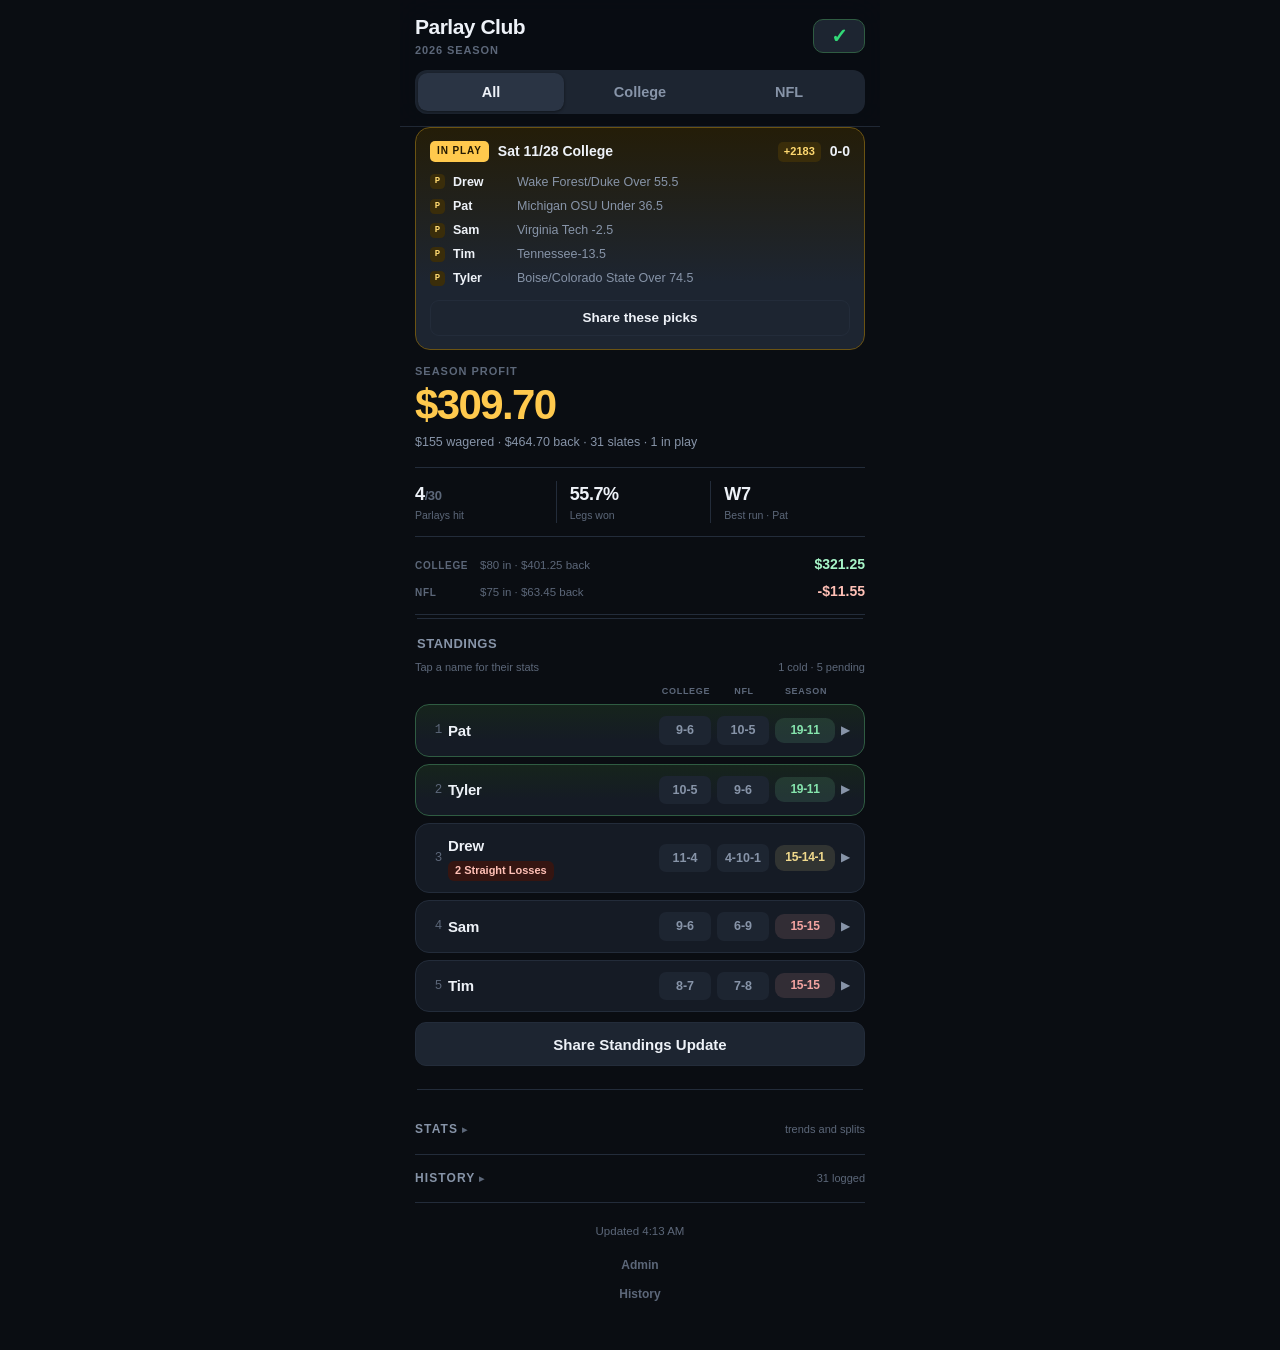
<file: index.html>
<!doctype html>
<html lang="en">
<head>
<meta charset="utf-8">
<meta name="viewport" content="width=device-width, initial-scale=1, viewport-fit=cover">
<meta name="apple-mobile-web-app-capable" content="yes">
<meta name="mobile-web-app-capable" content="yes">
<meta name="apple-mobile-web-app-status-bar-style" content="black-translucent">
<meta name="apple-mobile-web-app-title" content="Parlay Club">
<meta name="theme-color" content="#0a0d12">
<link rel="apple-touch-icon" href="1A11D967-A164-4882-93CB-DDBCDE1E5593.png">
<link rel="icon" href="1A11D967-A164-4882-93CB-DDBCDE1E5593.png">
<title>Parlay Club</title>
<link rel="stylesheet" href="styles.css">
<style>
/* One hue for every trend bar, checked against this panel colour for
   contrast and kept clear of the win green and loss red. */
:root { --viz: #3a8ae0; }

/* The All tab: both records on one row, tap a row for that person's weeks. */
.seg { grid-template-columns: 1fr 1fr 1fr; }

.prow.all { display: block; cursor: pointer; }
.prow.all .ptop { display: flex; align-items: center; gap: 11px; }

.pchev {
  color: var(--muted); font-size: 12px; flex: none;
  transition: transform 0.18s;
}
.prow.all.open .pchev { transform: rotate(90deg); }

/* One labelled line per league. Bar length is win rate on a fixed 0-100 scale
   with a tick at 50%, so a player's two bars compare to each other and the
   same bar compares straight down the column. The two bordered boxes this
   replaces showed a bare 9-5 with nothing to measure it against.
   Named lg* on purpose: .mrow and .mv already belong to the money rows in
   the Stats section, and reusing them pulled that box styling in here. */
.lgrow { display: grid; grid-template-columns: 50px 1fr 38px; gap: 9px;
  align-items: center; margin-top: 4px; }
.lgl { font-size: 9.5px; font-weight: 780; letter-spacing: 0.7px; line-height: 1.1;
  text-transform: uppercase; color: var(--dim); white-space: nowrap; }
.lgt { position: relative; height: 7px; background: var(--panel-2); border-radius: 4px; }
.lgf { position: absolute; left: 0; top: 0; bottom: 0; background: var(--viz);
  border-radius: 4px; min-width: 3px; }
.lgt::after { content: ""; position: absolute; left: 50%; top: -2px; bottom: -2px;
  width: 0; border-left: 1px dashed var(--panel-hi); }
.lgv { font-size: 11px; font-weight: 700; font-variant-numeric: tabular-nums;
  line-height: 1.1; text-align: right; color: var(--muted); white-space: nowrap; }
.lgform { display: grid; grid-template-columns: 50px 1fr; gap: 9px;
  align-items: center; margin-top: 7px; }
.lgform .form { margin-top: 0; }

.pdet { display: none; margin-top: 11px; border-top: 1px solid var(--line); padding-top: 9px; }

/* Two stats worth arguing about, above the week-by-week. */
.pstats { display: grid; grid-template-columns: 1fr 1fr; gap: 7px; margin-bottom: 11px; }
.pstat {
  display: flex; align-items: baseline; justify-content: space-between; gap: 6px;
  background: var(--panel-2); border: 1px solid var(--line);
  border-radius: 10px; padding: 7px 10px; min-width: 0;
}
.psl {
  font-size: 10px; font-weight: 750; letter-spacing: 0.6px;
  text-transform: uppercase; color: var(--dim); white-space: nowrap;
}
.psv { font-size: 13.5px; font-weight: 700; color: var(--text); white-space: nowrap; }
.psv.bad { color: var(--loss-soft); }
.prow.all.open .pdet { display: block; }
.drow { display: flex; align-items: center; gap: 9px; padding: 4px 0; }
.dwk { font-size: 11px; color: var(--dim); width: 50px; flex: none; white-space: nowrap; }
/* A fixed-width league tag, so a long slate name can never push the pick off
   the row the way the full label used to. */
.dlg {
  font-size: 9px; font-weight: 800; letter-spacing: 0.4px; flex: none;
  width: 36px; text-align: center; padding: 2px 0; border-radius: 4px;
  background: var(--panel-2); border: 1px solid var(--line); color: var(--dim);
}
.dpk {
  font-size: 12.5px; color: var(--muted); flex: 1; min-width: 0;
  overflow: hidden; text-overflow: ellipsis; white-space: nowrap;
}
.dpk.blank { color: var(--dim); font-style: italic; }

/* Full-width bars above the tiles: parlay wins, then the money. */
.parlay {
  display: flex; align-items: center; justify-content: space-between; gap: 12px;
  background: var(--panel); border: 1px solid var(--line);
  border-radius: var(--r); padding: 13px 16px; margin: 14px 0 9px;
}
.tiles { margin-top: 0; }
.parlay .plab {
  font-size: 11px; font-weight: 800; letter-spacing: 1px;
  text-transform: uppercase; color: var(--dim);
}
.parlay .psubl { font-size: 11.5px; color: var(--muted); margin-top: 3px; }
.parlay .pval {
  font-size: 36px; font-weight: 800; letter-spacing: -1.5px;
  font-variant-numeric: tabular-nums; color: var(--text); line-height: 1; flex: none;
}
.parlay.hit {
  border-color: #2f5c42;
  background: linear-gradient(180deg, #16241c 0%, var(--panel) 75%);
}
.parlay.hit .plab, .parlay.hit .pval { color: var(--accent); }

.icon-btn.sym {
  width: 52px; min-width: 52px; padding: 0;
  font-size: 20px; line-height: 1;
}
.icon-btn.sym.busy { color: var(--dim); }
.icon-btn.sym.done { color: var(--accent); border-color: #2f5c42; }

.admin-link {
  display: block; text-align: center; margin-top: 9px;
  font-size: 12px; font-weight: 650; color: var(--dim);
  text-decoration: none; padding: 6px;
}
.admin-link:active { color: var(--muted); }

/* A slate still running leads the page: the tag, the running count, and the
   five legs themselves, so opening the app tells you what is riding. */
.ip {
  border: 1px solid #6b5312;
  background: linear-gradient(180deg, #241d08 0%, var(--panel-2) 70%);
  border-radius: 15px;
  padding: 13px 14px;
  margin-bottom: 12px;
}
.ip-top { display: flex; align-items: center; gap: 9px; }
.ip-tag {
  font-size: 10px; font-weight: 850; letter-spacing: 0.9px;
  color: #241a02; background: var(--gold);
  border-radius: 5px; padding: 3px 7px; flex: none;
}
.ip-lab { font-size: 14px; font-weight: 700; flex: 1; min-width: 0;
  overflow: hidden; text-overflow: ellipsis; white-space: nowrap; }
.ip-rec { font-size: 14px; font-weight: 800; font-variant-numeric: tabular-nums; flex: none; }
/* The parlay price, when it was logged. No odds, no chip. */
.ip-odds {
  font-size: 11px; font-weight: 800; flex: none;
  color: var(--gold-soft); background: var(--gold-bg);
  border-radius: 5px; padding: 2px 6px;
  font-variant-numeric: tabular-nums; white-space: nowrap;
}

.ip-legs { margin-top: 11px; display: grid; gap: 6px; }
.ip-leg { display: flex; align-items: center; gap: 8px; min-width: 0; }
.ip-nm { width: 56px; flex: none; font-size: 12.5px; font-weight: 650; }
.ip-pk { font-size: 12.5px; color: var(--muted); overflow: hidden;
  text-overflow: ellipsis; white-space: nowrap; }
.ip-pk.blank { color: #414b5c; }
.ip-share { width: 100%; margin-top: 12px; }

.wk-share { width: 100%; margin-top: 11px; }
/* Sends the season table itself, for a midweek "here is where we stand". */
.stand-share { margin: -12px 0 20px; }

.parlay.mini { padding: 9px 14px; margin-bottom: 12px; }
.parlay.mini .plab { font-size: 10px; letter-spacing: 0.8px; }
.parlay.mini .psubl { font-size: 10.5px; margin-top: 2px; }
.parlay.mini .pval { font-size: 23px; letter-spacing: -0.8px; }

.parlay.up { border-color: #2f5c42; }
.parlay.up .pval { color: var(--accent); }
.parlay.down { border-color: #5c3129; }
.parlay.down .pval { color: var(--loss); }

/* ---- The hero: one number leads, three support it. ---- */
.hero { padding: 2px 0 16px; border-bottom: 1px solid var(--line); }
.hero-lbl { font-size: 11px; font-weight: 800; letter-spacing: 1px;
  text-transform: uppercase; color: var(--dim); }
.hero-val { font-size: 42px; font-weight: 800; letter-spacing: -1.6px; line-height: 1.05;
  margin-top: 4px; font-variant-numeric: tabular-nums; color: var(--text); }
.hero-val.up { color: var(--gold); }
.hero-val.down { color: var(--loss); }
.hero-sub { font-size: 12.5px; color: var(--muted); margin-top: 5px; }

/* The split that decides whether any of this works. It lived three screens
   down inside a collapsed panel, which is nowhere. */
.lsplit { padding: 11px 0 12px; border-bottom: 1px solid var(--line); }
.lspr { display: grid; grid-template-columns: 56px 1fr auto;
  align-items: baseline; gap: 9px; }
.lspr + .lspr { margin-top: 7px; }
.lspl { font-size: 10px; font-weight: 800; letter-spacing: 0.7px;
  text-transform: uppercase; color: var(--dim); }
.lspd { font-size: 11.5px; color: var(--dim); min-width: 0;
  overflow: hidden; text-overflow: ellipsis; white-space: nowrap; }
.lspv { font-size: 14px; font-weight: 800; font-variant-numeric: tabular-nums;
  white-space: nowrap; }
.lspv.up { color: var(--accent-soft); }
.lspv.down { color: var(--loss-soft); }
.strip { display: flex; padding: 13px 0; border-bottom: 1px solid var(--line); margin-bottom: 6px; }
.strip > div { flex: 1; padding-right: 10px; min-width: 0; }
.strip > div + div { border-left: 1px solid var(--line); padding-left: 13px; }
.s-val { font-size: 18px; font-weight: 750; letter-spacing: -0.4px;
  font-variant-numeric: tabular-nums; white-space: nowrap; }
.s-val .of { color: var(--dim); font-size: 13px; font-weight: 600; }
.s-lbl { font-size: 10.5px; color: var(--dim); margin-top: 1px;
  white-space: nowrap; overflow: hidden; text-overflow: ellipsis; }

/* ---- Recent form. Filled or hollow carries it, so the strip still reads
       in grayscale and to a colourblind eye. ---- */
.form { display: flex; gap: 3px; margin-top: 6px; align-items: center; }
.form i { width: 7px; height: 7px; border-radius: 2px; flex: none; background: var(--panel-hi); }
.form i.w { background: var(--accent); }

/* ---- The weekend table. Two columns, because the only question on a Monday
       is who took college and who took the NFL. ---- */
.wkbar { display: flex; align-items: baseline; justify-content: space-between;
  gap: 10px; margin: -2px 0 9px; }
.wkbar span { font-size: 11px; color: var(--dim); overflow: hidden;
  text-overflow: ellipsis; white-space: nowrap; }

.wkhead { display: grid; grid-template-columns: 13px 1fr 52px 52px 60px 10px;
  gap: 6px; align-items: center; padding: 0 13px 6px; }
.wkhead b { font-size: 9px; font-weight: 800; letter-spacing: 0.7px;
  text-transform: uppercase; color: var(--dim); text-align: center; }
.wktop { display: grid; grid-template-columns: 13px 1fr 52px 52px 60px 10px;
  gap: 6px; align-items: center; }

.lrec { display: block; text-align: center; font-size: 12.5px; font-weight: 700;
  padding: 5px 0; border-radius: 7px; color: var(--muted);
  background: var(--panel-2); font-variant-numeric: tabular-nums;
  white-space: nowrap; }
.lrec.none { color: var(--dim); background: transparent; font-weight: 600; }
.sgrid { display: grid; grid-template-columns: repeat(3, 1fr); gap: 7px;
  margin-bottom: 11px; }
.scell { background: var(--panel-2); border: 1px solid var(--line);
  border-radius: 9px; padding: 7px 4px; text-align: center; }
.scv { display: block; font-size: 14px; font-weight: 800; color: var(--text);
  font-variant-numeric: tabular-nums; }
.scv.good { color: var(--accent-soft); }
.scv.bad { color: var(--loss-soft); }
.scl { display: block; margin-top: 2px; font-size: 8.5px; font-weight: 800;
  letter-spacing: 0.6px; text-transform: uppercase; color: var(--dim); }
.wkc { display: block; text-align: center; font-size: 12.5px; font-weight: 800;
  padding: 5px 0; border-radius: 7px; font-variant-numeric: tabular-nums; }
.wkc.w { background: var(--accent-bg); color: var(--accent-soft); }
.wkc.l { background: var(--loss-bg); color: var(--loss-soft); }
.wkc.p { background: var(--gold-bg); color: var(--gold-soft); }
.wkc.even { background: var(--panel-2); color: var(--text); }
.wkc.none { color: var(--dim); font-weight: 600; }
.wktop .prec { text-align: center; padding: 4px 2px; font-size: 12px;
  white-space: nowrap; }
.wktop .pnm { font-size: 15px; }

/* ---- Two foldaway sections at the foot of the page. Both start shut, so
       opening the app answers "who is winning" in one screen instead of
       scrolling past twenty-six slates to get there. ---- */
.sect { border-bottom: 1px solid var(--line); }
.sect > summary {
  list-style: none; cursor: pointer; display: flex; align-items: baseline;
  justify-content: space-between; gap: 10px; padding: 15px 0;
  -webkit-tap-highlight-color: transparent;
}
.sect > summary::-webkit-details-marker { display: none; }
.sect > summary h2 {
  font-size: 12px; font-weight: 800; letter-spacing: 1.1px; text-transform: uppercase;
  color: var(--muted); margin: 0;
}
.sect > summary h2::after { content: " \25B8"; color: var(--dim); font-size: 10px; }
.sect[open] > summary h2::after { content: " \25BE"; }
.sect > summary .note { font-size: 11px; color: var(--dim); }
.sect > div { padding-bottom: 18px; }

/* ---- Trend bars. One hue; length is the measure; a dashed line at the
       50% break-even does the interpreting. ---- */
.tgrp { margin-bottom: 20px; }
.tgrp h3 { font-size: 11px; font-weight: 800; letter-spacing: 0.9px;
  text-transform: uppercase; color: var(--dim); margin: 0 0 7px; }
.tchart { position: relative; }
.tref { position: absolute; left: calc(78px + 9px + (100% - 154px) / 2); top: 2px; bottom: 2px;
  width: 0; border-left: 1px dashed var(--panel-hi); pointer-events: none; }
.tbar { display: grid; grid-template-columns: 78px 1fr 58px; gap: 9px;
  align-items: center; padding: 5px 0; }
.tbl { font-size: 12.5px; color: var(--muted); white-space: nowrap;
  overflow: hidden; text-overflow: ellipsis; }
.ttrack { position: relative; height: 9px; background: var(--panel-2); border-radius: 4px; }
.tfill { position: absolute; left: 0; top: 0; bottom: 0; background: var(--viz);
  border-radius: 4px; min-width: 3px; }
.tval { text-align: right; }
.tv { font-size: 12.5px; font-weight: 700; font-variant-numeric: tabular-nums; white-space: nowrap; }
.tn { font-size: 10px; color: var(--dim); font-variant-numeric: tabular-nums; white-space: nowrap; }
.tnote { font-size: 10.5px; color: var(--dim); margin-top: 6px; line-height: 1.45; }

/* ---- The league split in dollars. "Sixty-five in, nothing back" lands in a
       way that "44.6%" does not. ---- */
.msplit { display: grid; gap: 7px; }
.mrow { display: flex; align-items: center; justify-content: space-between; gap: 10px;
  background: var(--panel-2); border: 1px solid var(--line); border-radius: 10px; padding: 9px 11px; }
.mrow .ml { font-size: 13px; font-weight: 650; }
.mrow .mm { font-size: 11px; color: var(--dim); margin-top: 2px; font-variant-numeric: tabular-nums; }
.mrow .mv { font-size: 16px; font-weight: 800; font-variant-numeric: tabular-nums; white-space: nowrap; }
.mrow .mv.up { color: var(--accent); }
.mrow .mv.down { color: var(--loss); }

.ins { display: flex; flex-direction: column; margin-bottom: 18px; }
.ins div { font-size: 13px; color: var(--muted); line-height: 1.5;
  padding: 7px 0 7px 11px; border-left: 2px solid var(--panel-hi); }
.ins div.good { border-left-color: var(--accent); }
.ins div.bad { border-left-color: var(--loss); }
.ins b { color: var(--text); font-weight: 650; }
</style>
</head>
<body>
<div class="app">

  <div class="top">
    <div class="bar">
      <div>
        <h1 class="title">Parlay Club</h1>
        <div class="sub-season" id="season"></div>
      </div>
      <div class="bar-actions">
        <button class="icon-btn sym" id="refresh" aria-label="Refresh" title="Refresh">&#8635;</button>
      </div>
    </div>
    <div class="seg" id="seg">
      <button data-lg="all" class="on">All</button>
      <button data-lg="cfb">College</button>
      <button data-lg="nfl">NFL</button>
    </div>
  </div>

  <div class="msg err" id="err"></div>
  <div class="msg info" id="info"></div>

  <div id="inplay"></div>

  <div class="hero" id="hero"></div>

  <div class="strip" id="strip"></div>

  <div class="lsplit" id="lsplit" hidden></div>

  <div class="rule"></div>

  <div class="sec-head">
    <h2 id="secTitle">Standings</h2>
  </div>
  <div class="wkbar"><span id="wkSlates"></span><span class="note" id="secNote"></span></div>
  <div class="wkhead" id="wkHead" hidden><b></b><b></b><b>College</b><b>NFL</b><b>Season</b><b></b></div>
  <div class="rows" id="rows"></div>
  <button class="btn wide stand-share" id="shareStandings">Share Standings Update</button>

  <div class="rule"></div>

  <details class="sect" id="statsSect">
    <summary>
      <h2 id="statsTitle">Stats</h2>
      <span class="note">trends and splits</span>
    </summary>
    <div id="statsPane"></div>
  </details>

  <details class="sect" id="histSect">
    <summary>
      <h2 id="histTitle">History</h2>
      <span class="note" id="histNote"></span>
    </summary>
    <div id="hist"></div>
  </details>

  <p class="foot-note" id="foot"></p>
  <a class="admin-link" href="admin.html">Admin</a>
  <a class="admin-link" href="history.html" style="margin-top:0">History</a>
</div>

<script src="app.js"></script>
<script>
let DATA = null;
let STATS = null;
let LG = "all";
let OPEN = null;        // name of the expanded row in the All view

const $ = id => document.getElementById(id);

let LAST_SIG = "";

function stamp() {
  return new Date().toLocaleTimeString([], { hour: "numeric", minute: "2-digit" });
}

/* quiet = no button state change, for the automatic refresh on reopen. */
async function boot(quiet) {
  const btn = $("refresh");
  if (!quiet) { btn.disabled = true; btn.classList.add("busy"); }
  $("err").classList.remove("show");
  try {
    DATA = await loadResults();
  } catch (e) {
    $("err").textContent = "Could not load results.json. " + e.message;
    $("err").classList.add("show");
    return;
  } finally {
    btn.disabled = false;
    btn.classList.remove("busy");
  }

  // Two refreshes in the same minute leave the timestamp identical, so the
  // button itself confirms the tap landed.
  if (!quiet) {
    btn.textContent = "\u2713";
    btn.classList.add("done");
    clearTimeout(boot.reset);
    boot.reset = setTimeout(() => {
      btn.textContent = "\u21BB";
      btn.classList.remove("done");
    }, 1400);
  }

  // Nothing on screen moves when the results are unchanged, so say so.
  const sig = JSON.stringify(DATA.entries);
  const changed = LAST_SIG && sig !== LAST_SIG;
  LAST_SIG = sig;

  STATS = computeStats(DATA);
  $("season").textContent = DATA.season ? DATA.season + " Season" : "";
  render();
  if ($("statsSect").open) renderStats();
  $("foot").textContent = "Updated " + stamp() + (changed ? " · new results" : "");
}

// Coming back to the app from the Home Screen should show current numbers.
document.addEventListener("visibilitychange", () => { if (!document.hidden) boot(true); });

/* Everyone tied at the top gets the star, so the rows agree with the Leader
   tile instead of crowning whoever happens to sort first. */
function isLeader(key, name, played) {
  const ld = STATS.leaders[key];
  return played > 0 && !!ld && ld.names.indexOf(name) !== -1;
}

const LG_NAME = { all: "Overall", cfb: "College Football", nfl: "NFL" };
const MONEY_LAB = { all: "Season profit", cfb: "College profit", nfl: "NFL profit" };

/* The longest run anyone has going, for the third slot in the strip.
   Not bestRun: app.js already owns that name and computeStats calls it. */
function topRun(rows, key) {
  let n = 0, who = "";
  rows.forEach(r => { const b = r.best[key] || 0; if (b > n) { n = b; who = r.name; } });
  return { n, who };
}

/* Anything still running goes at the very top, legs and all. */
function renderInPlay() {
  const live = inPlayEntries(DATA);
  const el = $("inplay");
  if (!live.length) { el.innerHTML = ""; return; }

  el.innerHTML = live.map(e => {
    const t = tally(DATA, e);
    const legs = DATA.players.map(p => {
      const v = e.picks[p] || {};
      const cls = v.result === "W" ? "w" : v.result === "L" ? "l" : v.result === "T" ? "t" : v.result === "P" ? "p" : "none";
      const mark = v.result === "P" ? "P" : (v.result || "-");
      return `<div class="ip-leg"><span class="dot ${cls}">${mark}</span>` +
             `<span class="ip-nm">${esc(p)}</span>` +
             `<span class="ip-pk${v.pick ? "" : " blank"}">${esc(v.pick || "no pick logged")}</span></div>`;
    }).join("");
    const odds = fmtOdds(e.odds);
    return `<div class="ip">
      <div class="ip-top">
        <span class="ip-tag">IN PLAY</span>
        <span class="ip-lab">${esc(e.label)}</span>
        ${odds ? `<span class="ip-odds">${esc(odds)}</span>` : ""}
        <span class="ip-rec">${t.w}-${t.l}</span>
      </div>
      <div class="ip-legs">${legs}</div>
      <button class="btn sm ip-share" data-slate="${esc(e.id)}">Share these picks</button>
    </div>`;
  }).join("");

  el.querySelectorAll("[data-slate]").forEach(b =>
    b.addEventListener("click", () => shareSlate(b.dataset.slate)));
}

/* The season table on its own, for a midweek update with no slate to report. */
async function shareStandings() {
  const url = location.href.replace(/[^/]*$/, "").replace(/\/$/, "") + "/";
  const cv = buildStandingsCard(DATA, url);
  const blob = await new Promise(res => cv.toBlob(res, "image/png"));
  const file = new File([blob], "parlay-club-standings.png", { type: "image/png" });
  try {
    if (navigator.canShare && navigator.canShare({ files: [file] })) {
      await navigator.share({ files: [file], text: url });
    } else if (navigator.share) {
      await navigator.share({ text: url, url });
      say("info", "Shared the link. This browser will not attach images.");
    } else {
      const a = document.createElement("a");
      a.href = URL.createObjectURL(blob);
      a.download = file.name;
      a.click();
      setTimeout(() => URL.revokeObjectURL(a.href), 4000);
      say("info", "Saved the image. This browser has no share sheet.");
    }
  } catch (err) {
    if (err && err.name === "AbortError") return;
    say("err", "Share failed: " + err.message);
  }
}

$("shareStandings").addEventListener("click", shareStandings);

/* One image of a slate's five legs, for sending round. */
async function shareSlate(id) {
  const e = DATA.entries.find(x => x.id === id);
  if (!e) return;
  const url = location.href.replace(/[^/]*$/, "").replace(/\/$/, "") + "/";
  const cv = buildSlateCard(DATA, e, url);
  const blob = await new Promise(res => cv.toBlob(res, "image/png"));
  const file = new File([blob], "parlay-club-slate-" + e.id + ".png", { type: "image/png" });
  const text = url;                        // the image says the rest
  const note = t => { $("info").textContent = t; $("info").classList.add("show"); };
  try {
    if (navigator.canShare && navigator.canShare({ files: [file] })) {
      await navigator.share({ files: [file], text });
    } else if (navigator.share) {
      await navigator.share({ text, url });
      note("Shared the link. This browser will not attach images.");
    } else {
      const a = document.createElement("a");
      a.href = URL.createObjectURL(blob);
      a.download = file.name;
      a.click();
      setTimeout(() => URL.revokeObjectURL(a.href), 4000);
      note("Saved the image. This browser has no share sheet.");
    }
  } catch (err) {
    if (err && err.name === "AbortError") return;
    note("Share failed: " + err.message);
  }
}

function render() {
  renderInPlay();
  const key = LG;
  const rec = STATS.group[key];
  const gp = STATS.groupPct[key];
  const ld = STATS.leaders[key];
  const rows = STATS.byLeague[key];
  const n = STATS.counts[key];

  const live = inPlayEntries(DATA).filter(e => key === "all" || e.league === key).length;
  const won = STATS.parlays[key];
  const done = STATS.settled[key];
  const m = STATS.money[key];

  /* The money leads. It is the one number that says whether any of this is
     working, and the old page buried it under two other bars. */
  $("hero").innerHTML =
    `<div class="hero-lbl">${MONEY_LAB[key]}</div>
     <div class="hero-val ${m.net > 0 ? "up" : m.net < 0 ? "down" : ""}">${fmtMoney(m.net)}</div>
     <div class="hero-sub">${fmtMoney(m.wagered)} wagered &middot; ${fmtMoney(m.won)} back &middot; ${
       n} ${key === "all" ? (n === 1 ? "slate" : "slates") : (n === 1 ? "week" : "weeks")}${
       live ? " &middot; " + live + " in play" : ""}${
       m.unpriced ? " &middot; " + m.unpriced + " payout" +
       (m.unpriced === 1 ? "" : "s") + " not entered" : ""}</div>`;

  /* Three supporting numbers on one line, no boxes. */
  const run = topRun(rows, key);
  $("strip").innerHTML =
    `<div>
       <div class="s-val">${won}<span class="of">/${done}</span></div>
       <div class="s-lbl">Parlays hit</div>
     </div>
     <div>
       <div class="s-val">${fmtPct(gp, rec)}</div>
       <div class="s-lbl">Legs won</div>
     </div>
     <div>
       <div class="s-val">${run.n ? "W" + run.n : "&mdash;"}</div>
       <div class="s-lbl">${run.n ? "Best run &middot; " + esc(run.who) : "Best run"}</div>
     </div>`;
  /* Both leagues cost the same $5 a week. Only one of them has paid for
     itself, and that belongs where people actually look. */
  const ls = $("lsplit");
  if (key === "all") {
    const lsLine = (lab, m) =>
      '<div class="lspr"><span class="lspl">' + lab + '</span>' +
      '<span class="lspd">' + fmtMoney(m.wagered) + " in &middot; " +
      fmtMoney(m.won) + ' back</span><span class="lspv ' +
      (m.net > 0 ? "up" : m.net < 0 ? "down" : "") + '">' + fmtMoney(m.net) +
      "</span></div>";
    ls.innerHTML = lsLine("College", STATS.money.cfb) + lsLine("NFL", STATS.money.nfl);
    ls.hidden = false;
  } else {
    ls.hidden = true;
  }

  const hot = rows.filter(r => r.streak[key] >= 2).length;
  const cold = rows.filter(r => r.streak[key] <= -2).length;
  const pend = STATS.pending[key];
  $("secNote").textContent = [
    hot ? hot + " hot" : "",
    cold ? cold + " cold" : "",
    pend ? pend + " pending" : ""
  ].filter(Boolean).join(" · ");

  const ladder = ladderColors(rows.map(r => r[key]));

  const isAll = key === "all";
  $("secTitle").textContent = isAll ? "Standings" : "Individual records";
  $("wkSlates").textContent = isAll ? "Tap a name for their stats" : "";
  if (!isAll) $("wkHead").hidden = true;

  if (isAll) { renderAll(rows, ladder); renderHistory("all", "Overall"); return; }

  /* The league tabs open the same way the All tab does, showing only that
     league's picks, because "how has Tim done in NFL" is the question the tab
     was picked for in the first place. */
  $("rows").innerHTML = rows.map((r, i) => {
    const rc = r[key];
    const p = key === "cfb" ? r.cfbPct : r.nflPct;
    const played = rc.w + rc.l;
    const lead = isLeader(key, r.name, played);
    const sub = played
      ? streakBadge(r.streak[key])
      : '<span class="nodata">No results yet</span>';
    return `<div class="prow all${lead ? " lead" : ""}${OPEN === r.name ? " open" : ""}" data-nm="${esc(r.name)}">
      <div class="ptop">
        <div class="pnum">${i + 1}</div>
        <div class="pmain">
          <div class="pnm">${esc(r.name)}</div>
          ${sub ? `<div class="psub">${sub}</div>` : ""}
          <div class="form" title="Last 10 legs, oldest first">${formStrip(r.name, key)}</div>
        </div>
        <div class="pright">
          <div class="${rungClass(ladder[i])}"${rungStyle(ladder[i])}>${fmtRec(rc)}</div>
          <div class="ppct">${fmtPct(p, rc)}</div>
        </div>
        <span class="pchev">&#9654;</span>
      </div>
      <div class="pdet">${personDetail(r, key)}</div>
    </div>`;
  }).join("");

  wireDrilldown();
  renderHistory(key, key === "cfb" ? "College" : "NFL");
}

/* The two stats and the week-by-week, scoped to whichever tab is showing. */
function personDetail(r, key) {
  const best = r.best[key];
  const solo = r.solo[key];
  return `<div class="pstats">
      <div class="pstat"><span class="psl">Best run</span><span class="psv">${
        best ? best + (best === 1 ? " win" : " straight") : "&mdash;"}</span></div>
      <div class="pstat"><span class="psl">Only miss</span><span class="psv${
        solo ? " bad" : ""}">${solo ? solo + (solo === 1 ? " slate" : " slates") : "never"}</span></div>
    </div>
    ${personWeeks(r.name, key === "all" ? null : key)}`;
}

/* One row open at a time, and it survives a re-render because OPEN is held
   outside the markup. */
function wireDrilldown() {
  $("rows").querySelectorAll(".prow.all").forEach(row => {
    row.addEventListener("click", () => {
      const nm = row.dataset.nm;
      OPEN = OPEN === nm ? null : nm;
      $("rows").querySelectorAll(".prow.all").forEach(x =>
        x.classList.toggle("open", x.dataset.nm === OPEN));
    });
  });
}

/* A row's record wears its rung of the ladder. Nobody who has yet to play gets
   a colour, so their record stays plain. */
function rungClass(c) { return c ? "prec rung" : "prec"; }
function rungStyle(c) {
  return c ? ` style="color:rgb(${c[0]},${c[1]},${c[2]});background:rgba(${c[0]},${c[1]},${c[2]},0.13)"` : "";
}

/* One row per person carrying both records, expandable to their own weeks. */
/* Six numbers that differ person to person. Parlays hit is not one of them:
   all five legs have to land, so that record is identical for everybody. */
function statGrid(r) {
  const cell = (lab, val, cls) =>
    '<div class="scell"><span class="scv' + (cls ? " " + cls : "") + '">' + val +
    '</span><span class="scl">' + lab + "</span></div>";
  const st = r.streak.all, best = r.best.all, solo = r.solo.all;
  return '<div class="sgrid">' +
    cell("Win rate", fmtPct(pct(r.all), r.all)) +
    cell("College", r.cfb.w + r.cfb.l ? fmtPct(r.cfbPct, r.cfb) : "&mdash;") +
    cell("NFL", r.nfl.w + r.nfl.l ? fmtPct(r.nflPct, r.nfl) : "&mdash;") +
    cell("Best run", best ? best + (best === 1 ? " win" : " straight") : "&mdash;") +
    cell("Current", st >= 2 ? "W" + st : st <= -2 ? "L" + (-st) : "&mdash;",
         st >= 2 ? "good" : st <= -2 ? "bad" : "") +
    cell("Only miss", solo ? solo + (solo === 1 ? " slate" : " slates") : "never",
         solo ? "bad" : "") +
    "</div>";
}

function renderAll(rows, ladder) {
  $("wkHead").hidden = false;
  $("rows").innerHTML = rows.map((r, i) => {
    const played = r.all.w + r.all.l;
    const lead = isLeader("all", r.name, played);
    const st = r.streak.all;
    const sub = played
      ? streakBadge(st)
      : '<span class="nodata">No results yet</span>';

    /* A pending leg is not a result, so it never lands here: the record
       counts settled legs only and the live slate shows up top instead. */
    const lrec = rc => (rc.w + rc.l + rc.t)
      ? '<span class="lrec">' + fmtRec(rc) + "</span>"
      : '<span class="lrec none">&mdash;</span>';
    const cells = lrec(r.cfb) + lrec(r.nfl);

    return `<div class="prow all${lead ? " lead" : ""}${OPEN === r.name ? " open" : ""}" data-nm="${esc(r.name)}">
      <div class="wktop">
        <div class="pnum">${i + 1}</div>
        <div class="pmain">
          <div class="pnm">${esc(r.name)}</div>
          ${sub ? `<div class="psub">${sub}</div>` : ""}
        </div>
        ${cells}
        <div class="${rungClass(ladder[i])}"${rungStyle(ladder[i])}>${fmtRec(r.all)}</div>
        <span class="pchev">&#9654;</span>
      </div>
      <div class="pdet">
        ${statGrid(r)}
        <div class="lgform">
          <div class="lgl">Last 10</div>
          <div class="form" title="Last 10 legs, oldest first">${formStrip(r.name, null)}</div>
        </div>
        ${personWeeks(r.name, null)}
      </div>
    </div>`;
  }).join("");

  wireDrilldown();
}

/* Just the day, no league and no slate name: the row has its own league tag
   and the pick needs the rest of the width. */
function shortDate(iso) {
  const [y, m, d] = String(iso || "").split("-").map(Number);
  if (!y || !m || !d) return "";
  return DOW[new Date(y, m - 1, d).getDay()] + " " + m + "/" + d;
}

/* Everything one person has logged, newest first, both leagues. */
function personWeeks(name, league) {
  const mine = DATA.entries.slice().reverse().filter(e => {
    if (league && e.league !== league) return false;
    const v = e.picks[name] || {};
    return v.result || v.pick;
  });
  if (!mine.length) return '<div class="nodata">Nothing logged for them yet.</div>';

  return mine.map(e => {
    const v = e.picks[name] || {};
    const cls = v.result === "W" ? "w" : v.result === "L" ? "l" : v.result === "T" ? "t" : v.result === "P" ? "p" : "none";
    const mark = v.result || "-";
    return `<div class="drow">
      <span class="dwk">${esc(shortDate(e.date) || e.label)}</span>
      <span class="dlg">${e.league === "nfl" ? "NFL" : "NCAA"}</span>
      <span class="dot ${cls}">${mark}</span>
      <span class="dpk${v.pick ? "" : " blank"}">${esc(v.pick || "no pick logged")}</span>
    </div>`;
  }).join("");
}

/* Spelled out rather than a row of letters, and it cuts both ways: green for
   a run of wins, red for a run of losses. Nothing shows below two. */
function streakBadge(n) {
  if (n >= 2) return `<span class="streak">${n} Straight Wins</span>`;
  if (n <= -2) return `<span class="streak cold">${-n} Straight Losses</span>`;
  return "";
}

/* A slate is done when all five legs are settled: then it either cashed or it
   did not, and the chip says which. */
function settled(s) { return s.counted === DATA.players.length; }

function renderHistory(key, name) {
  const el = $("hist");
  const list = key === "all" ? DATA.entries.slice() : DATA.entries.filter(e => e.league === key);
  $("histTitle").textContent = "History";

  if (!list.length) {
    el.innerHTML = key === "all"
      ? '<div class="empty">Nothing logged yet.<br>Tap Admin to add the first one.</div>'
      : `<div class="empty">No ${name} results logged yet.<br>Tap Admin to add the first one.</div>`;
    $("histNote").textContent = "";
    return;
  }
  $("histNote").textContent = list.length + " logged";

  const sums = {};
  STATS.summaries.forEach(s => sums[s.id] = s);

  /* Every slate ships shut: whatever is still running already has its own card
     at the top of the page, so nothing needs to be pre-opened down here. */
  el.innerHTML = list.slice().reverse().map(e => {
    const s = sums[e.id] || { w: 0, l: 0 };
    const body = DATA.players.map(p => {
      const v = e.picks[p] || {};
      const cls = v.result === "W" ? "w" : v.result === "L" ? "l" : v.result === "T" ? "t" : v.result === "P" ? "p" : "none";
      const mark = v.result === "P" ? "P" : (v.result || "-");
      const pick = v.pick
        ? `<span class="wl-pick">${esc(v.pick)}</span>`
        : `<span class="wl-pick blank">no pick logged</span>`;
      return `<div class="wl-row"><div class="wl-name">${esc(p)}</div>` +
             `<div class="wl-legs"><div class="wl-leg"><span class="dot ${cls}">${mark}</span>${pick}</div></div></div>`;
    }).join("");
    return `<div class="wk">
      <div class="wk-head" onclick="this.parentNode.classList.toggle('open')">
        <span class="wk-t">${esc(e.label)}</span>
        <span class="wk-m">${settled(s) ? (s.perfect
          ? '<span class="sweep">PARLAY WIN' + (e.payout ? ": " + fmtMoney(e.payout) : "") + '</span>'
          : '<span class="sweep miss">PARLAY LOSS: ' + fmtMoney(DATA.stake) + '</span>') : ""}${
          s.pending ? `<span class="pend-chip">${s.pending} PENDING</span>` : ""}${s.w}-${s.l}<span class="chev">&#9654;</span></span>
      </div>
      <div class="wk-body">${body}
        <button class="btn sm wk-share" data-slate="${esc(e.id)}">Share these picks</button>
      </div>
    </div>`;
  }).join("");

  el.querySelectorAll("[data-slate]").forEach(b =>
    b.addEventListener("click", () => shareSlate(b.dataset.slate)));
}

/* ---------- recent form ---------- */

/* The last ten settled legs, oldest to newest. Filled or hollow rather than
   two colours, so it still reads in grayscale and to a colourblind eye. */
function formStrip(name, league) {
  const seq = [];
  DATA.entries.forEach(e => {
    if (league && e.league !== league) return;
    const v = e.picks[name] || {};
    if (v.result === "W" || v.result === "L") seq.push(v.result);
  });
  if (!seq.length) return "";
  return seq.slice(-10).map(r => `<i class="${r === "W" ? "w" : ""}"></i>`).join("");
}

/* ---------- stats and trends ---------- */

/* What kind of bet a pick is, read off the text people actually type into
   admin. Deliberately loose: it has to cope with "J. Chase Anytime TD" and
   "WVU/Cincinnati Over 64.5" from the same box. */
function marketOf(pick) {
  const t = String(pick || "").toLowerCase();
  if (/anytime|touchdown|scorer|\btd\b/.test(t)) return "TD scorer";
  if (/\bover\b|\bunder\b|\bo\/u\b/.test(t)) {
    return (/\//.test(t) || /team (points|under|over)/.test(t)) ? "Game total" : "Player prop";
  }
  if (/[+-]\s?\d/.test(t)) return "Spread";
  return "Moneyline";
}

const MON_LAB = ["Jan", "Feb", "Mar", "Apr", "May", "Jun",
                 "Jul", "Aug", "Sep", "Oct", "Nov", "Dec"];

function buildTrends(key) {
  const list = key === "all" ? DATA.entries : DATA.entries.filter(e => e.league === key);
  const mkt = {}, mon = {};
  list.forEach(e => {
    const ym = String(e.date || "").slice(0, 7);
    DATA.players.forEach(p => {
      const v = e.picks[p] || {};
      if (v.result !== "W" && v.result !== "L") return;
      const fld = v.result === "W" ? "w" : "l";
      const k = marketOf(v.pick);
      (mkt[k] = mkt[k] || { w: 0, l: 0 })[fld]++;
      if (ym) (mon[ym] = mon[ym] || { w: 0, l: 0 })[fld]++;
    });
  });
  return { mkt, mon };
}

/* One bar. Length is the whole measure, so it starts at zero and runs to
   100%; the dashed line at 50% does the interpreting. */
function tbar(label, rec, showN) {
  const n = rec.w + rec.l;
  if (!n) return "";
  const pct = n ? rec.w / n * 100 : 0;
  return `<div class="tbar" title="${esc(label)}: ${rec.w}-${rec.l}">
      <div class="tbl">${esc(label)}</div>
      <div class="ttrack"><div class="tfill" style="width:${pct.toFixed(1)}%"></div></div>
      <div class="tval"><div class="tv">${pct.toFixed(1)}%</div>
        <div class="tn">${showN ? "n=" + n : rec.w + "-" + rec.l}</div></div>
    </div>`;
}

function chart(title, bars, note) {
  if (!bars) return "";
  return `<div class="tgrp"><h3>${esc(title)}</h3>
      <div class="tchart"><div class="tref"></div>${bars}</div>
      ${note ? `<div class="tnote">${note}</div>` : ""}
    </div>`;
}

function renderStats() {
  if (!DATA || !STATS) return;
  const key = LG;
  const t = buildTrends(key);
  const rows = STATS.byLeague[key];
  const out = [];

  /* Dollars before percentages. The league split is the finding of the
     season and "$65 in, nothing back" says it better than a win rate. */
  if (key === "all") {
    const money = [["cfb", "College"], ["nfl", "NFL"]].map(([k, lab]) => {
      const m = STATS.money[k];
      if (!m || !m.wagered) return "";
      const cls = m.net > 0 ? "up" : m.net < 0 ? "down" : "";
      return `<div class="mrow">
          <div><div class="ml">${lab}</div>
            <div class="mm">${fmtMoney(m.wagered)} in &middot; ${fmtMoney(m.won)} back &middot; ${
              STATS.parlays[k]} of ${STATS.settled[k]} hit</div></div>
          <div class="mv ${cls}">${fmtMoney(m.net)}</div>
        </div>`;
    }).join("");
    if (money) out.push(`<div class="tgrp"><h3>Where the money went</h3>
        <div class="msplit">${money}</div></div>`);
  }

  /* Findings in plain language, worked out from the data rather than
     written down, so they stay true as the season goes on. */
  const ins = [];
  if (key === "all") {
    const ch = STATS.parlays.cfb, nh = STATS.parlays.nfl;
    const cs = STATS.settled.cfb, ns = STATS.settled.nfl;
    if (cs && ns) {
      if (ch && !nh) ins.push(["good",
        `Every parlay that cashed was <b>college</b>. The NFL slate is <b>0 for ${ns}</b>.`]);
      else if (nh && !ch) ins.push(["good",
        `Every parlay that cashed was <b>NFL</b>. The college slate is <b>0 for ${cs}</b>.`]);
    }
  }
  const mk = Object.keys(t.mkt).map(k => {
    const v = t.mkt[k], n = v.w + v.l;
    return { k: k, w: v.w, l: v.l, n: n, p: n ? v.w / n : 0 };
  }).filter(x => x.n >= 15).sort((a, b) => a.p - b.p);
  if (mk.length && mk[0].p < 0.5) {
    ins.push(["bad", `<b>${esc(mk[0].k)}s</b> are the leak: <b>${
      Math.round(mk[0].p * 100)}%</b> across ${mk[0].n} legs, the only type under 50%.`]);
  }
  if (mk.length > 1) {
    const b = mk[mk.length - 1];
    ins.push(["", `Best type is the <b>${esc(b.k.toLowerCase())}</b> at <b>${
      Math.round(b.p * 100)}%</b> on ${b.n} legs.`]);
  }
  if (ins.length) {
    out.push(`<div class="ins">${ins.map(x =>
      `<div class="${x[0]}">${x[1]}</div>`).join("")}</div>`);
  }

  /* League split, when both are in view. */
  if (key === "all") {
    const lg = { cfb: { w: 0, l: 0 }, nfl: { w: 0, l: 0 } };
    rows.forEach(r => {
      lg.cfb.w += r.cfb.w; lg.cfb.l += r.cfb.l;
      lg.nfl.w += r.nfl.w; lg.nfl.l += r.nfl.l;
    });
    out.push(chart("College vs NFL",
      tbar("College", lg.cfb) + tbar("NFL", lg.nfl),
      "Dashed line is 50%."));
  }

  /* Bet type. Anything under fifteen legs is noise, so it is named below
     the chart rather than drawn as a bar you would read too much into. */
  const all = Object.keys(t.mkt).map(k => {
    const v = t.mkt[k], n = v.w + v.l;
    return { k: k, rec: v, n: n, p: n ? v.w / n : 0 };
  }).sort((a, b) => b.p - a.p);
  const big = all.filter(x => x.n >= 15);
  const small = all.filter(x => x.n < 15);
  if (big.length) {
    out.push(chart("By bet type",
      big.map(x => tbar(x.k, x.rec, true)).join(""),
      small.length ? "Left out: " + small.map(x =>
        esc(x.k.toLowerCase()) + " (" + x.n + " leg" + (x.n === 1 ? "" : "s") + ")").join(", ") +
        ". Too few to read." : ""));
  }

  /* By month, oldest first. A month under fifteen legs folds into the one
     before it rather than showing up as a spike that is really one slate. */
  const keys = Object.keys(t.mon).sort();
  const buckets = [];
  keys.forEach(ym => {
    const v = t.mon[ym];
    const lab = MON_LAB[Number(ym.slice(5, 7)) - 1] || ym;
    const prev = buckets[buckets.length - 1];
    if (prev && prev.rec.w + prev.rec.l < 15) {
      prev.lab = prev.lab.split("\u2013")[0] + "\u2013" + lab;
      prev.rec.w += v.w; prev.rec.l += v.l;
    } else {
      buckets.push({ lab: lab, rec: { w: v.w, l: v.l } });
    }
  });
  if (buckets.length > 1) {
    out.push(chart("By month", buckets.map(b => tbar(b.lab, b.rec, true)).join("")));
  }

  $("statsPane").innerHTML = out.join("") ||
    '<div class="empty">Not enough logged yet to show a trend.</div>';
}

/* ---------- the two foldaway sections ---------- */

/* Nothing is computed until the section is actually opened. */
$("statsSect").addEventListener("toggle", () => { if ($("statsSect").open) renderStats(); });

$("seg").addEventListener("click", e => {
  const b = e.target.closest("button");
  if (!b) return;
  LG = b.dataset.lg;
  OPEN = null;
  [...$("seg").children].forEach(c => c.classList.toggle("on", c === b));
  if (STATS) render();
  if ($("statsSect").open) renderStats();
});

$("refresh").addEventListener("click", () => boot());
boot();
</script>
</body>
</html>
</file>
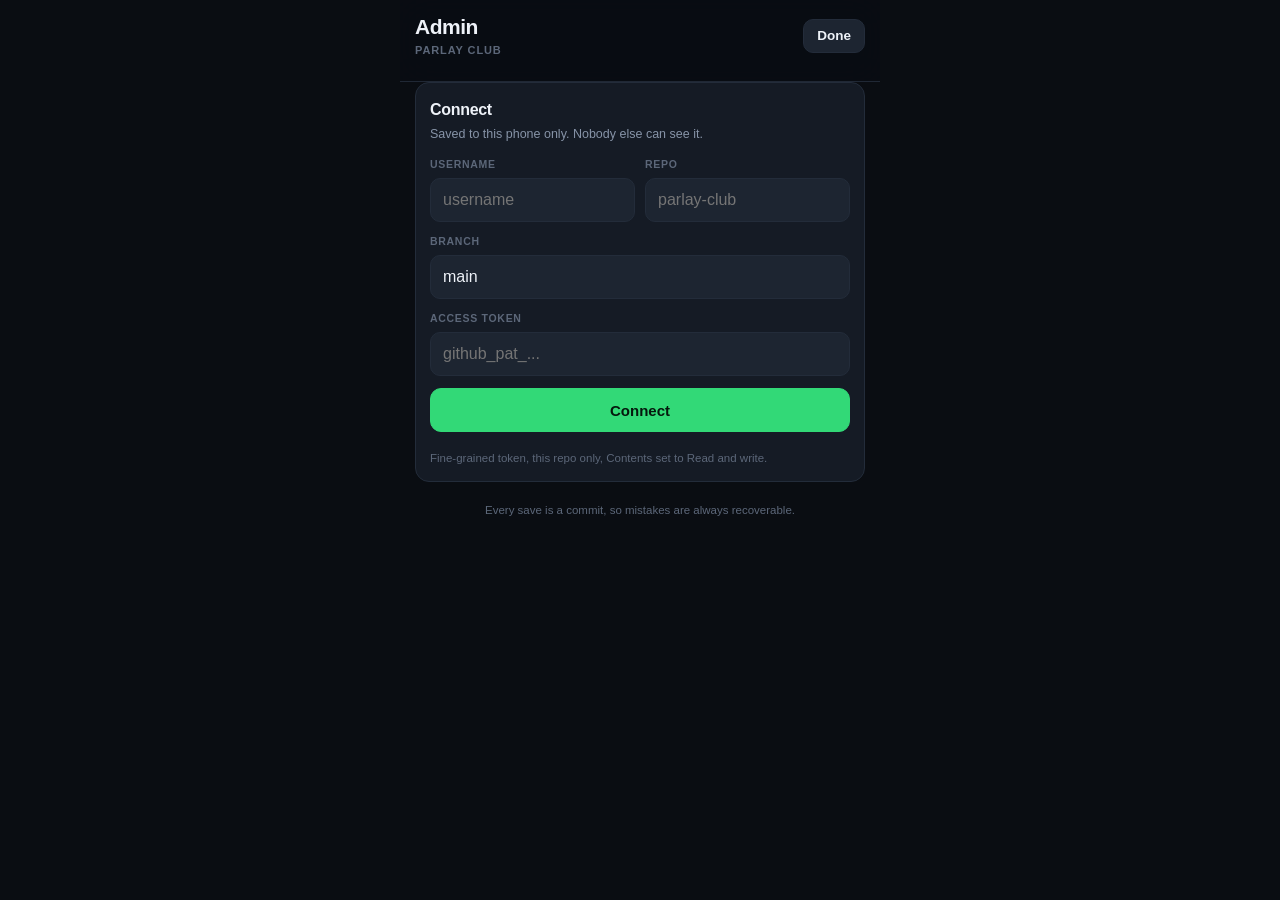
<file: admin.html>
<!doctype html>
<html lang="en">
<head>
<meta charset="utf-8">
<meta name="viewport" content="width=device-width, initial-scale=1, viewport-fit=cover">
<meta name="apple-mobile-web-app-capable" content="yes">
<meta name="mobile-web-app-capable" content="yes">
<meta name="apple-mobile-web-app-status-bar-style" content="black-translucent">
<meta name="apple-mobile-web-app-title" content="Parlay Club">
<meta name="theme-color" content="#0a0d12">
<link rel="apple-touch-icon" href="1A11D967-A164-4882-93CB-DDBCDE1E5593.png">
<link rel="icon" href="1A11D967-A164-4882-93CB-DDBCDE1E5593.png">
<title>Parlay Club Admin</title>
<link rel="stylesheet" href="styles.css">
<style>
/* Collapsible sections keep the page short: the picks are what matter, and
   pasting and the token settings are occasional. */
details.fold > summary {
  list-style: none;
  cursor: pointer;
  display: flex;
  align-items: center;
  gap: 8px;
  font-size: 13.5px;
  font-weight: 680;
  color: var(--muted);
  padding: 11px 0 3px;
  user-select: none;
  -webkit-user-select: none;
  min-height: 40px;
}
details.fold > summary::-webkit-details-marker { display: none; }
details.fold > summary::before {
  content: "\25B8";
  color: var(--dim);
  font-size: 11px;
  transition: transform 0.18s;
}
details.fold[open] > summary::before { transform: rotate(90deg); }
details.card.fold { padding-top: 6px; padding-bottom: 12px; }
details.card.fold > summary { font-size: 15px; color: var(--text); font-weight: 720; }
details.card.fold:not([open]) { padding-bottom: 6px; }

/* The payout only appears once every leg is a win, so make it look like the
   good news it is. */
#payoutRow {
  border: 1px solid #2f5c42;
  background: linear-gradient(180deg, #16241c 0%, var(--panel-2) 80%);
  border-radius: 12px;
  padding: 12px 13px;
}
#payoutRow .fl { color: var(--accent-soft); }

/* Every entry, one block per league. */
.lgroup { margin-top: 4px; }
.lgroup + .lgroup { margin-top: 18px; }
.lgroup h3 {
  margin: 0 0 4px;
  font-size: 10.5px; font-weight: 800; letter-spacing: 0.9px;
  text-transform: uppercase; color: var(--dim);
}
.parlay-tag {
  font-size: 9.5px; font-weight: 800; letter-spacing: 0.5px;
  color: #0a1f12; background: var(--accent);
  border-radius: 5px; padding: 2px 6px; margin-right: 6px;
}
.lrow.editing { background: #16241c; border-radius: 10px; padding-left: 9px; padding-right: 9px; }

/* The three ways in, each saying what it is for. A hub that lists only verbs
   makes you open one to remember what is behind it. */
.hubcard {
  appearance: none; width: 100%; text-align: left; cursor: pointer;
  display: flex; align-items: center; gap: 12px;
  background: var(--panel); border: 1px solid var(--line);
  border-radius: 14px; padding: 14px 15px; margin-top: 10px;
  color: var(--text); font-family: inherit;
  -webkit-tap-highlight-color: transparent;
}
.hubcard:active { background: var(--panel-2); }
.hubcard.primary {
  border-color: #2f5c42;
  background: linear-gradient(180deg, #16241c 0%, var(--panel) 75%);
}
.hubcard .hc-main { flex: 1; min-width: 0; }
.hubcard .hc-t { display: block; font-size: 16px; font-weight: 720; letter-spacing: -0.2px; }
.hubcard.primary .hc-t { color: var(--accent); }
.hubcard .hc-s { display: block; font-size: 12px; color: var(--muted); margin-top: 2px; }
.hubcard .hc-r { display: flex; align-items: center; gap: 9px; flex: none; }
.hubcard .hc-n { font-size: 11px; font-weight: 750; color: var(--dim);
  font-variant-numeric: tabular-nums; white-space: nowrap; }
.hubcard .chev { color: var(--dim); font-size: 11px; }

/* Only appears when a leg is actually waiting on someone. */
.hubstat {
  width: 100%; appearance: none; font: inherit; color: inherit;
  text-align: left; cursor: pointer;
  display: flex; align-items: center; gap: 9px;
  border: 1px solid #6b5312;
  background: linear-gradient(180deg, #241d08 0%, var(--panel-2) 70%);
  border-radius: 12px; padding: 11px 13px; margin-bottom: 2px;
}
.hubstat .hs-tag {
  font-size: 10px; font-weight: 850; letter-spacing: 0.9px;
  color: #241a02; background: var(--gold);
  border-radius: 5px; padding: 3px 7px; flex: none;
}
.hubstat .hs-go { color: var(--gold); font-size: 11px; flex: none; }
.hubstat .hs-t {
  font-size: 13px; font-weight: 650; flex: 1; min-width: 0;
  overflow: hidden; text-overflow: ellipsis; white-space: nowrap;
}

/* Every slate on one tappable line, live ones first. */
#slateList { margin-top: 4px; }
.slaterow {
  display: flex; align-items: center; gap: 11px; width: 100%;
  border: 1px solid var(--line);
  background: var(--panel);
  border-radius: 13px;
  padding: 11px 13px;
  margin-bottom: 8px;
  text-align: left;
  color: var(--text);
  font-family: inherit;
  cursor: pointer;
}
.slaterow:active { background: var(--panel-2); }
.slaterow.live {
  border-color: #6b5312;
  background: linear-gradient(180deg, #241d08 0%, var(--panel-2) 70%);
}
.sl-l { flex: 1; min-width: 0; }
.sl-t { font-size: 14.5px; font-weight: 700; display: flex; align-items: center; gap: 8px; }
.sl-m { font-size: 12px; color: var(--muted); margin-top: 2px; font-weight: 620; }
.slaterow.live .sl-m { color: var(--gold-soft); }
.slaterow .chev { color: var(--dim); font-size: 11px; flex: none; }
.ip-tag {
  font-size: 9.5px; font-weight: 850; letter-spacing: 0.9px;
  color: #241a02; background: var(--gold);
  border-radius: 5px; padding: 3px 6px; flex: none;
}

/* Every leg sits open. Five rows is the whole job, and folding them only put
   five taps between opening the page and typing the first pick. */
.ebox > .ehead {
  display: flex;
  align-items: center;
  gap: 9px;
  min-height: 30px;
  margin-bottom: 10px;
}
.ebox .ename { font-size: 15px; font-weight: 720; flex: none; margin-bottom: 0; }
.ebox .esum {
  flex: 1; min-width: 0; text-align: right;
  font-size: 12.5px; font-weight: 620; color: var(--muted);
  overflow: hidden; text-overflow: ellipsis; white-space: nowrap;
}
.ebox .esum.blank { color: #414b5c; font-weight: 500; }
/* A direction with no line behind it. Said out loud at entry time, because
   nobody can settle it a week later. */
.ebox .esum.half { color: var(--gold-soft); font-weight: 680; }

/* the league choice inside the entry, tighter than the page-wide segment */
.seg.tight { margin: 4px 0 0; }

/* Odds sit with the picks rather than behind the slate fold, because they get
   typed at the same time as the legs. */
/* League and date on one line, small, always open: it is two taps of setup
   and it does not deserve a fold of its own. */
.slateline { display: grid; grid-template-columns: 1fr 128px; gap: 9px; align-items: center; }
.slateline .seg { margin: 0; padding: 2px; }
.slateline .seg button { height: 32px; font-size: 13px; }
.slateline input[type="date"] {
  min-height: 36px; margin: 0; padding: 0 9px;
  text-align: center; font-size: 13.5px; font-weight: 650;
}

/* One line for a name, because the date alone cannot tell a Monday nighter
   from the Sunday slate it followed. */
.nameline {
  min-height: 34px; margin: 8px 0 0; padding: 0 11px;
  font-size: 13.5px; font-weight: 600;
}

.oddsrow {
  display: grid;
  grid-template-columns: 1fr 120px;
  align-items: center;
  gap: 9px;
  margin-top: 12px;
  padding: 8px 11px;
  background: var(--panel-2);
  border: 1px solid var(--line);
  border-radius: 12px;
}
.oddsrow .fl { margin: 0; }
.oddsrow input {
  min-height: 36px; text-align: center; margin: 0;
  font-size: 14px; font-weight: 700; font-family: var(--mono);
}
.oddsrow .hint { grid-column: 1 / -1; margin: 0; }
/* A parlay price is always positive, so the sign is furniture rather than
   something to type. The box holds digits and oddsIn() puts the + back. */
.oddsrow .pfx {
  display: flex; align-items: stretch; min-height: 36px;
  border: 1px solid var(--line); border-radius: 9px;
  background: var(--panel); overflow: hidden;
}
.oddsrow .pfx > span {
  display: flex; align-items: center; padding: 0 1px 0 11px;
  font-size: 14px; font-weight: 700; color: var(--dim);
}
.oddsrow .pfx input {
  border: 0; border-radius: 0; background: transparent;
  min-height: 34px; text-align: left; padding: 0 9px 0 1px; flex: 1;
  min-width: 0; outline: none;
}
.oddsrow .pfx:focus-within { border-color: var(--accent); }
.oddsrow .pfx:focus-within > span { color: var(--accent-soft); }


/* The card heading and its running count share a line. */
.chead { display: flex; align-items: baseline; gap: 10px; }
.chead h2 { margin: 0; }

/* The pick reads on the left, the verdict buttons sit on the right, so the
   thumb lands in the same place for every guy. */
.leg { display: grid; grid-template-columns: 1fr 104px; gap: 10px; align-items: start; }
.legL { min-width: 0; }
.leg .wl { grid-template-columns: 1fr 1fr; gap: 6px; }
.leg .wl button { height: 42px; }
/* A push happens, but rarely, so it gets a short button next to Pending
   rather than a third full-height one competing with W and L. */
.leg .wl button.tie, .leg .wl button.pend {
  height: 28px; font-size: 9.5px; letter-spacing: 0.3px;
}
.legL .pick-in { margin-top: 0; }

/* the slate share sits under the weekend share, with its own heading */
.sharesplit { margin-top: 18px; border-top: 1px solid var(--line); padding-top: 15px; }

/* The share actions: bordered and bold, so the one filled green button on the
   page stays New entry. Preview is a quiet line underneath. */
.btn.act { border-color: #3d5680; background: var(--panel-hi); font-weight: 720; }
.pvw {
  display: block; width: 100%; margin-top: 7px;
  border: 0; background: none; cursor: pointer;
  font-size: 12.5px; font-weight: 650; color: var(--dim); padding: 7px 0;
}
.pvw:active { color: var(--muted); }

/* The token settings are a once-a-year thing, so they live as a line of small
   grey text at the very bottom that opens when you tap it. */
details.fold.quiet { margin-top: 20px; }
details.fold.quiet > summary {
  justify-content: center;
  font-size: 12px;
  font-weight: 650;
  color: var(--dim);
  min-height: 32px;
  padding: 6px 0 0;
}
details.fold.quiet > summary::before { display: none; }
details.fold.quiet[open] > summary { color: var(--muted); margin-bottom: 4px; }

/* Guided pick entry. The chips choose a shape, the boxes fill it in, and the
   plain field underneath always shows exactly what gets saved. */
.modes { display: flex; gap: 6px; margin-top: 8px; }
.modes button {
  flex: 1;
  min-height: 34px;
  border: 1px solid var(--line);
  background: #0e131b;
  color: var(--dim);
  border-radius: 9px;
  font-size: 12.5px;
  font-weight: 750;
  letter-spacing: 0.3px;
  cursor: pointer;
}
.modes button:active { transform: scale(0.97); }
.modes button.on { border-color: #3d5680; background: #141c28; color: var(--text); }

.bld { margin-top: 9px; display: grid; gap: 8px; }
.bld[hidden] { display: none; }
.bpart { display: grid; gap: 8px; }
.bpart[hidden] { display: none; }

.teams { display: grid; grid-template-columns: 1fr 14px 1fr; gap: 6px; align-items: start; }
.slash { text-align: center; line-height: 40px; color: var(--dim); font-weight: 700; }
.tw { position: relative; min-width: 0; }
.tw input, input.num { font-size: 15px; padding: 9px 11px; min-height: 40px; }

.nrow { display: grid; grid-template-columns: 1fr 116px; gap: 8px; align-items: center; }
.tog { display: grid; grid-auto-flow: column; grid-auto-columns: 1fr; gap: 6px; }
.tog button {
  min-height: 40px;
  border: 1px solid var(--line);
  background: #0e131b;
  color: var(--muted);
  border-radius: 10px;
  font-size: 14px;
  font-weight: 800;
  cursor: pointer;
}
.tog button.on { background: var(--panel-hi); border-color: #3d5680; color: var(--text); }

/* the running count that sits on the right of a fold's summary */
.fcount { margin-left: auto; font-size: 11.5px; font-weight: 650; color: var(--dim); }
</style>
</head>
<body>
<div class="app">

  <div class="top">
    <div class="bar">
      <div>
        <h1 class="title" id="hdrTitle">Admin</h1>
        <div class="sub-season" id="hdrSub">Parlay Club</div>
      </div>
      <div class="bar-actions">
        <button class="icon-btn" id="backBtn" style="display:none">Back</button>
        <a class="icon-btn" id="doneLink" href="index.html">Done</a>
      </div>
    </div>
    <div id="topPad" style="height:11px"></div>
  </div>

  <div class="msg ok" id="ok"></div>
  <div class="msg err" id="err"></div>
  <div class="msg info" id="info"></div>

  <!-- SETUP -->
  <div class="card" id="setup">
    <h2>Connect</h2>
    <p class="cs">Saved to this phone only. Nobody else can see it.</p>
    <div class="fields">
      <div class="two">
        <div><label class="fl" for="owner">Username</label><input type="text" id="owner" placeholder="username" autocomplete="off" autocapitalize="none" spellcheck="false"></div>
        <div><label class="fl" for="repo">Repo</label><input type="text" id="repo" placeholder="parlay-club" autocomplete="off" autocapitalize="none" spellcheck="false"></div>
      </div>
      <div><label class="fl" for="branch">Branch</label><input type="text" id="branch" value="main" autocomplete="off" autocapitalize="none" spellcheck="false"></div>
      <div><label class="fl" for="token">Access token</label><input type="password" id="token" placeholder="github_pat_..." autocomplete="off" autocapitalize="none" spellcheck="false"></div>
      <button class="btn primary wide" id="connect">Connect</button>
      <div class="hint">Fine-grained token, this repo only, Contents set to Read and write.</div>
    </div>
  </div>

  <!-- THREE SCREENS BEHIND THREE BUTTONS -->
  <div id="app" style="display:none">

    <!-- 1. the hub: a choice, not a form -->
    <div id="hub">
      <button type="button" class="hubstat" id="hubStat" hidden></button>

      <button class="hubcard primary" id="goNew">
        <span class="hc-main">
          <span class="hc-t">New parlay</span>
          <span class="hc-s">Log this week's five</span>
        </span>
        <span class="hc-r"><span class="chev">&#9654;</span></span>
      </button>

      <button class="hubcard" id="goEdit">
        <span class="hc-main">
          <span class="hc-t">Edit a parlay</span>
          <span class="hc-s">Settle results or fix a pick</span>
        </span>
        <span class="hc-r"><span class="hc-n" id="hubCount"></span><span class="chev">&#9654;</span></span>
      </button>

      <button class="hubcard" id="goShare">
        <span class="hc-main">
          <span class="hc-t">Share</span>
          <span class="hc-s">Send the slate or the standings</span>
        </span>
        <span class="hc-r"><span class="chev">&#9654;</span></span>
      </button>

      <details class="fold quiet" id="acct">
        <summary>This device</summary>
        <p class="cs">Your token lives in this browser only. It is never in the repo.</p>
        <div class="two">
          <button class="btn" id="showTok">Show token</button>
          <button class="btn danger" id="signOut">Sign out</button>
        </div>
        <div class="hint" id="tokOut">Signed in to <span id="whoRepo"></span>.</div>
      </details>
    </div>

    <!-- 2. one slate, new or old: league and date on a line, then the five, then the price -->
    <div id="editorView" style="display:none">
      <div class="card" id="editor">
        <div class="chead">
          <h2 id="editorTitle">New parlay</h2>
          <span class="fcount" id="entriesCount"></span>
        </div>

        <div class="slateline">
          <div class="seg tight" id="lgSeg">
            <button data-lg="cfb" class="on">College</button>
            <button data-lg="nfl">NFL</button>
          </div>
          <input type="date" id="date">
        </div>
        <input type="text" id="note" class="nameline"
          placeholder="Name it (optional) - MNF, bonus, second slip"
          autocomplete="off" spellcheck="false">
        <div class="hint" id="dateHint"></div>

        <div id="entries" style="margin-top:12px"></div>

        <div class="oddsrow">
          <label class="fl" for="odds">Parlay odds</label>
          <div class="pfx"><span>+</span><input type="text" id="odds"
            placeholder="1157" inputmode="numeric" autocomplete="off"
            autocapitalize="none" spellcheck="false"></div>
          <div class="hint" id="oddsHint">Straight off the slip.</div>
        </div>

        <div id="payoutRow" style="display:none;margin-top:11px">
          <label class="fl" for="payout">Parlay payout</label>
          <input type="text" id="payout" inputmode="decimal" placeholder="0.00"
            autocomplete="off" spellcheck="false">
          <div class="hint" id="payoutHint">All five hit. What did the parlay pay?</div>
        </div>

        <details class="fold" id="pasteFold">
          <summary>Paste slip</summary>
          <textarea id="pasteBox" rows="3" placeholder="Paste the whole slip, or one pick per line"></textarea>
          <div class="two" style="margin-top:10px">
            <button class="btn" id="fillPicks">Fill picks</button>
            <button class="btn" id="clearPaste">Clear</button>
          </div>
          <div class="assign" id="assign" hidden></div>
          <div class="hint" id="pasteHint"></div>
        </details>

        <button class="btn wide" id="allPending" style="margin-top:12px">Mark all pending</button>
        <button class="btn danger wide" id="deleteBtn"
          style="margin-top:9px;display:none">Delete this entry</button>
      </div>

      <div class="savebar" id="savebar">
        <div id="saveMsg" style="display:none;font-size:13px;font-weight:650;line-height:1.35;
          padding:9px 11px;border-radius:10px;margin-bottom:9px"></div>
        <div class="two" style="grid-template-columns:1fr 2fr">
          <button class="btn" id="cancelEdit">Done</button>
          <button class="btn primary" id="save">Save entry</button>
        </div>
      </div>
    </div>

    <!-- 3. every slate, live ones first, one line each -->
    <div id="listView" style="display:none">
      <div id="slateList"></div>
    </div>

    <!-- 4. the three things worth sending round -->
    <div id="shareView" style="display:none">
      <div class="card" id="shareCard">
        <p class="cs">Each one goes out as an image with the link to the site.</p>

        <button class="btn wide act" id="standBtn">Share Standings Update</button>
        <button class="pvw" id="standPrev">Preview it first</button>
        <div class="shot" id="standShot" hidden></div>
        <div class="hint">Where everyone stands on the year, with the money and the runs.</div>

        <div class="sharesplit">
          <label class="fl" for="slateWk">One slate's picks</label>
          <select id="slateWk"></select>
          <button class="btn wide act" id="slateBtn" style="margin-top:11px">Share the Slate</button>
          <button class="pvw" id="slatePrev">Preview it first</button>
          <div class="shot" id="slateShot" hidden></div>
          <div class="hint">All five legs on one image, to send round before kickoff.</div>
        </div>

        <div class="sharesplit">
          <label class="fl" for="shareWk">Weekend</label>
          <select id="shareWk"></select>
          <button class="btn wide act" id="shareBtn" style="margin-top:11px">Share Weekend Update</button>
          <button class="pvw" id="previewBtn">Preview it first</button>
          <div class="shot" id="sharePrev" hidden></div>
          <div class="hint" id="shareHint">Everyone's records for that weekend, plus the season table.</div>
        </div>
      </div>

      <a class="btn wide" id="histBtn" href="history.html" style="margin-top:14px">History</a>
    </div>
  </div>

  <p class="foot-note">Every save is a commit, so mistakes are always recoverable.</p>
</div>

<script src="app.js"></script>
<script>
let STATE = { owner: "", repo: "", branch: "main", token: "" };
let DATA = null;
let SHA = null;
let EDITING = null;
let LG = "cfb";
let dateTouched = false;

const $ = id => document.getElementById(id);

/* Said in one place, because the markup and the two reset paths all show it. */
const PASTE_HINT = "A DraftKings slip, or the group text with each line opened by an initial: S, D, P, T for Tyler, Ti for Tim.";
if ($("pasteHint")) $("pasteHint").textContent = PASTE_HINT;

/* The banners sit at the top of the page and the Save button sits at the
   bottom, so mirror every message into the save bar. Otherwise a failed save
   scrolls out of sight and reads as a success. */
const SAVE_MSG_STYLE = {
  ok:   ["#12341f", "#a7f5c8", "#1d6b3c"],
  err:  ["#351511", "#ffc0b6", "#8a2f22"],
  info: ["#1d2531", "#8794a8", "#232c3a"]
};

function say(kind, text) {
  ["ok", "err", "info"].forEach(k => $(k).classList.remove("show"));
  const bar = $("saveMsg");

  if (!text) { bar.style.display = "none"; return; }

  const el = $(kind);
  el.textContent = text;
  el.classList.add("show");

  const [bg, fg, line] = SAVE_MSG_STYLE[kind] || SAVE_MSG_STYLE.info;
  bar.textContent = text;
  bar.style.background = bg;
  bar.style.color = fg;
  bar.style.border = "1px solid " + line;
  bar.style.display = "block";

  if (kind === "ok") setTimeout(() => {
    el.classList.remove("show");
    if (bar.textContent === text) bar.style.display = "none";
  }, 6000);
}

/* ---------- github ---------- */
function apiUrl() {
  return `https://api.github.com/repos/${STATE.owner}/${STATE.repo}/contents/${CONFIG.file}`;
}

function headers() {
  return {
    "Authorization": "Bearer " + STATE.token,
    "Accept": "application/vnd.github+json",
    "X-GitHub-Api-Version": "2022-11-28"
  };
}

function b64encode(str) {
  const bytes = new TextEncoder().encode(str);
  let bin = "";
  bytes.forEach(b => bin += String.fromCharCode(b));
  return btoa(bin);
}

function b64decode(b64) {
  const bin = atob(b64.replace(/\s/g, ""));
  const bytes = new Uint8Array(bin.length);
  for (let i = 0; i < bin.length; i++) bytes[i] = bin.charCodeAt(i);
  return new TextDecoder().decode(bytes);
}

async function fetchFile() {
  const res = await fetch(apiUrl() + "?ref=" + encodeURIComponent(STATE.branch) + "&t=" + Date.now(), {
    headers: headers(), cache: "no-store"
  });
  if (res.status === 404) throw new Error("results.json not found in that repo or branch.");
  if (res.status === 401) throw new Error("Token rejected. Check that it is valid and not expired.");
  if (res.status === 403) throw new Error("Token lacks permission. It needs Contents: Read and write.");
  if (!res.ok) throw new Error("GitHub returned " + res.status + ".");
  const json = await res.json();
  SHA = json.sha;
  return normalize(JSON.parse(b64decode(json.content)));
}

async function commitFile(nextData, message) {
  const payload = {
    players: nextData.players,
    season: nextData.season,
    stake: nextData.stake,
    entries: nextData.entries
  };
  const body = {
    message,
    content: b64encode(JSON.stringify(payload, null, 2) + "\n"),
    branch: STATE.branch,
    sha: SHA
  };
  const res = await fetch(apiUrl(), { method: "PUT", headers: headers(), body: JSON.stringify(body) });
  if (res.status === 401) throw new Error("Token rejected. It has expired or been revoked. Make a new one.");
  if (res.status === 403) throw new Error("This token can read but not write. It needs Contents set to Read and write.");
  if (res.status === 404) throw new Error("Cannot write to that repo. Check the username, repo and branch.");
  if (res.status === 409) throw new Error("Someone else saved first. Reload and redo this entry.");
  if (res.status === 422) throw new Error("GitHub rejected the file. The branch name may be wrong.");
  if (!res.ok) {
    let detail = "";
    try { detail = " " + (await res.json()).message; } catch (e) {}
    throw new Error("Save failed (" + res.status + ")." + detail);
  }
  SHA = (await res.json()).content.sha;
}

/* A token that can read but not write looks fine until the first save fails,
   so ask GitHub up front what this one is allowed to do. */
async function canWrite() {
  try {
    const res = await fetch(`https://api.github.com/repos/${STATE.owner}/${STATE.repo}`,
      { headers: headers(), cache: "no-store" });
    if (!res.ok) return null;                 // cannot tell; let the save decide
    const j = await res.json();
    return j.permissions ? !!j.permissions.push : null;
  } catch (e) {
    return null;
  }
}

/* ---------- session ---------- */
function loadSession() {
  const r = repoSettings();
  if (r) { STATE.owner = r.owner || ""; STATE.repo = r.repo || ""; STATE.branch = r.branch || "main"; }
  const t = localStorage.getItem("pc_token");
  if (t) STATE.token = t;
  $("owner").value = STATE.owner;
  $("repo").value = STATE.repo;
  $("branch").value = STATE.branch;
  $("token").value = STATE.token;
  if (STATE.owner && STATE.repo && STATE.token) connect(true);
}

async function connect(silent) {
  STATE.owner = $("owner").value.trim();
  STATE.repo = $("repo").value.trim();
  STATE.branch = $("branch").value.trim() || "main";
  STATE.token = $("token").value.trim();
  if (!STATE.owner || !STATE.repo || !STATE.token) { say("err", "Fill in username, repo, and token."); return; }
  say("info", "Connecting...");
  try {
    DATA = await fetchFile();
  } catch (e) {
    say("err", e.message);
    $("app").style.display = "none";
    return;
  }
  fillHub();
  localStorage.setItem("pc_repo", JSON.stringify({ owner: STATE.owner, repo: STATE.repo, branch: STATE.branch }));
  localStorage.setItem("pc_token", STATE.token);
  $("setup").style.display = "none";
  $("app").style.display = "block";
  $("topPad").style.display = "none";
  $("whoRepo").textContent = STATE.owner + "/" + STATE.repo + " on " + STATE.branch;
  renderList();
  say("");

  // history.html links back here with the slate to fix
  const want = new URLSearchParams(location.search).get("edit");
  if (want && DATA.entries.some(e => e.id === want)) editEntry(want);

  const write = await canWrite();
  if (write === false) {
    say("err", "This token can read but not write, so saves will fail. " +
               "Edit the token on GitHub and set Contents to Read and write.");
  } else if (!silent) {
    say("ok", "Connected.");
  }
}

$("connect").addEventListener("click", () => connect(false));

/* ---------- league + date ---------- */

/* Saturday is college, Sunday is NFL. Sun/Mon default to NFL, else college. */
function defaultLeagueAndDate() {
  const dow = new Date().getDay();
  setLeague(dow === 0 || dow === 1 ? "nfl" : "cfb", true);
}

function setLeague(key, snapDate) {
  LG = key;
  [...$("lgSeg").children].forEach(c => c.classList.toggle("on", c.dataset.lg === key));
  if (snapDate && !dateTouched) $("date").value = defaultDateFor(key);
  updateDateHint();
}

/* The football week runs Thursday to Monday, so Thursday and Friday belong to
   the weekend coming up, not the one just played. Anchor on that Saturday and
   put NFL on the Sunday after it. */
/* Most slates are the Saturday or the Sunday, but not all of them: there is a
   Thursday and a Monday night game every NFL week, and college plays Friday.
   When today is itself a game day for the league, today is the better guess
   than snapping back to the weekend. */
const GAME_DAYS = { nfl: [0, 1, 4], cfb: [5, 6] };   // Sun/Mon/Thu, Fri/Sat

function defaultDateFor(key) {
  const today = new Date();
  if ((GAME_DAYS[key] || []).includes(today.getDay())) return iso(today);
  const sat = parseISO(weekendKey(iso(today)));
  if (!sat) return "";
  if (key === "nfl") sat.setDate(sat.getDate() + 1);
  return iso(sat);
}

function iso(d) {
  return d.getFullYear() + "-" + String(d.getMonth() + 1).padStart(2, "0") + "-" + String(d.getDate()).padStart(2, "0");
}

function updateDateHint() {
  const date = $("date").value;
  const dupes = existingFor(date, LG);
  const base = date ? "Saves as " + entryLabel(date, LG) + suffixFor(date, LG) : "Pick a date.";
  $("dateHint").textContent = dupes.length
    ? base + ". That date already has " + dupes.length + " logged."
    : base;
}

$("lgSeg").addEventListener("click", e => {
  const b = e.target.closest("button");
  if (!b || EDITING) return;      // the league is locked once a slate exists
  setLeague(b.dataset.lg, true);
  buildForm();
});

$("date").addEventListener("change", () => { dateTouched = true; updateDateHint(); });

/* ---------- form ---------- */
function buildForm(entry) {
  const players = (DATA && DATA.players) || DEFAULT_PLAYERS;
  const lg = LEAGUES.find(l => l.key === LG);
  $("entries").innerHTML = players.map(p => {
    const v = (entry && entry.picks[p]) || {};
    const b = parsePick(v.pick);
    const ou = b && b.mode === "ou" ? b : null;
    const sp = b && b.mode === "sp" ? b : null;
    return `<div class="ebox" data-player="${esc(p)}">
      <div class="ehead">
        <span class="dot none" data-dot>-</span>
        <span class="ename">${esc(p)}</span>
        <span class="esum" data-sum>no pick yet</span>
      </div>
      <div class="leg">
        <div class="legL">
          <div class="pick-in">
            <input type="text" class="pick" autocomplete="off" autocorrect="off" spellcheck="false"
              placeholder="${lg.full} pick (optional)" value="${esc(v.pick || "")}">
            <div class="sugg" hidden></div>
          </div>

          <div class="modes">
            <button type="button" data-m="ou">O/U</button>
            <button type="button" data-m="sp">Spread</button>
            <button type="button" data-m="prop">Prop</button>
          </div>

          <div class="bld" hidden>
            <div class="bpart" data-part="ou" hidden>
              <div class="teams">
                <div class="tw">
                  <input type="text" class="tm" data-f="a" placeholder="Team" autocomplete="off"
                    autocorrect="off" spellcheck="false" value="${esc(ou ? ou.a : "")}">
                  <div class="sugg" hidden></div>
                </div>
                <div class="slash">/</div>
                <div class="tw">
                  <input type="text" class="tm" data-f="b" placeholder="Team" autocomplete="off"
                    autocorrect="off" spellcheck="false" value="${esc(ou ? ou.b : "")}">
                  <div class="sugg" hidden></div>
                </div>
              </div>
              <div class="nrow">
                <span class="tog" data-t="ou">
                  <button type="button" data-val="Over" class="${!ou || ou.ou === "Over" ? "on" : ""}">Over</button>
                  <button type="button" data-val="Under" class="${ou && ou.ou === "Under" ? "on" : ""}">Under</button>
                </span>
                <input type="text" class="num" inputmode="decimal" placeholder="52.5"
                  autocomplete="off" spellcheck="false" value="${esc(ou ? ou.num : "")}">
              </div>
            </div>

            <div class="bpart" data-part="sp" hidden>
              <div class="tw">
                <input type="text" class="tm" data-f="s" placeholder="Team" autocomplete="off"
                  autocorrect="off" spellcheck="false" value="${esc(sp ? sp.team : "")}">
                <div class="sugg" hidden></div>
              </div>
              <div class="nrow">
                <span class="tog" data-t="sg">
                  <button type="button" data-val="-" class="${!sp || sp.sg === "-" ? "on" : ""}">&minus;</button>
                  <button type="button" data-val="+" class="${sp && sp.sg === "+" ? "on" : ""}">+</button>
                </span>
                <input type="text" class="num" inputmode="decimal" placeholder="7.5"
                  autocomplete="off" spellcheck="false" value="${esc(sp ? sp.num : "")}">
              </div>
            </div>
          </div>
        </div>

        <span class="wl">
          <button type="button" data-v="W" class="${v.result === "W" ? "on-w" : ""}">W</button>
          <button type="button" data-v="L" class="${v.result === "L" ? "on-l" : ""}">L</button>
          <button type="button" data-v="T" class="tie ${v.result === "T" ? "on-t" : ""}">PUSH</button>
          <button type="button" data-v="P" class="pend ${v.result === "P" ? "on-p" : ""}">PENDING</button>
        </span>
      </div>
    </div>`;
  }).join("");

  $("entries").querySelectorAll(".wl button").forEach(btn => {
    btn.addEventListener("click", () => {
      const group = btn.parentNode;
      const val = btn.dataset.v;
      const already = btn.classList.contains("on-w") || btn.classList.contains("on-l") ||
        btn.classList.contains("on-t") || btn.classList.contains("on-p");
      group.querySelectorAll("button").forEach(b => b.classList.remove("on-w", "on-l", "on-t", "on-p"));
      if (!already) btn.classList.add(
        val === "W" ? "on-w" : val === "L" ? "on-l" : val === "T" ? "on-t" : "on-p");
      syncRow(btn.closest(".ebox"));
      syncPayoutRow();
    });
  });

  $("entries").querySelectorAll(".ebox").forEach(row => {
    row.querySelector(".pick").addEventListener("input", () => {
      autoPend(row);
      syncRow(row);
    });
    syncRow(row);
  });

  $("entries").querySelectorAll(".pick").forEach(i => wireSuggest(i));
  $("entries").querySelectorAll(".ebox").forEach(wireBuilder);
  $("payout").value = entry && entry.payout ? String(entry.payout) : "";
  syncPayoutRow();
}

/* The chips pick a shape and the boxes underneath write the line for you. The
   plain field stays the record, so pasting a slip or just typing still works
   and you can always see what will be saved. */
function wireBuilder(row) {
  const bld = row.querySelector(".bld");
  const pick = row.querySelector(".pick");
  const parts = [...row.querySelectorAll(".bpart")];
  const chips = [...row.querySelectorAll(".modes button")];
  const partFor = m => row.querySelector('.bpart[data-part="' + m + '"]');

  const show = mode => {
    chips.forEach(c => c.classList.toggle("on", c.dataset.m === mode));
    if (mode !== "ou" && mode !== "sp") {
      bld.hidden = true;
      parts.forEach(p => { p.hidden = true; });
      if (mode === "prop") { pick.placeholder = "Player prop, in your own words"; pick.focus(); }
      return;
    }
    bld.hidden = false;
    parts.forEach(p => { p.hidden = p.dataset.part !== mode; });
    const first = partFor(mode).querySelector("input");
    if (first) first.focus();
  };

  chips.forEach(c => c.addEventListener("click", () =>
    show(c.classList.contains("on") ? null : c.dataset.m)));

  const compose = () => {
    const on = chips.find(c => c.classList.contains("on"));
    if (!on || on.dataset.m === "prop") return;
    const part = partFor(on.dataset.m);
    const num = part.querySelector(".num").value.trim();

    if (on.dataset.m === "ou") {
      const a = part.querySelector('[data-f="a"]').value.trim();
      const b = part.querySelector('[data-f="b"]').value.trim();
      const game = [a, b].filter(Boolean).join("/");
      if (!game) return;
      const side = part.querySelector('.tog[data-t="ou"] button.on').dataset.val;
      pick.value = [game, side, num].filter(Boolean).join(" ");
    } else {
      const team = part.querySelector('[data-f="s"]').value.trim();
      if (!team) return;
      const sg = part.querySelector('.tog[data-t="sg"] button.on').dataset.val;
      pick.value = num ? team + " " + sg + num : team;
    }
    syncRow(row);
  };

  row.querySelectorAll(".bpart input").forEach(i => i.addEventListener("input", compose));
  row.querySelectorAll(".tog button").forEach(b => b.addEventListener("click", () => {
    [...b.parentNode.children].forEach(x => x.classList.remove("on"));
    b.classList.add("on");
    compose();
  }));
  row.querySelectorAll(".tm").forEach(i => wireSuggest(i, { teamsOnly: true, after: compose }));
}

/* A collapsed row still has to say who has a pick and how it went. */
/* A leg that says Over but never says over what. Fourteen went in this season
   before anyone noticed, and none of them can be settled now. */
function halfAPick(pick) {
  const t = String(pick || "").trim();
  return !!t && /\b(over|under)\b/i.test(t) && !/\d/.test(t);
}

/* Writing a pick down is saying you bet it, so the first keystroke marks the
   row Pending. It never overrides a W or an L already clicked, and emptying
   the field takes the Pending back off. */
function autoPend(row) {
  const wl = row.querySelector(".wl");
  const on = row.querySelector(".on-w, .on-l, .on-t, .on-p");
  const typed = row.querySelector(".pick").value.trim();
  if (typed && !on) wl.querySelector('[data-v="P"]').classList.add("on-p");
  else if (!typed && on && on.dataset.v === "P") on.classList.remove("on-p");
}

function syncRow(row) {
  const on = row.querySelector(".on-w, .on-l, .on-t, .on-p");
  const res = on ? on.dataset.v : null;
  const pick = row.querySelector(".pick").value.trim();
  const dot = row.querySelector("[data-dot]");
  dot.className = "dot " + (res === "W" ? "w" : res === "L" ? "l" : res === "T" ? "t" : res === "P" ? "p" : "none");
  dot.textContent = res === "P" ? "P" : (res || "-");
  const sum = row.querySelector("[data-sum]");
  const half = halfAPick(pick);
  sum.textContent = half ? pick + " \u00b7 needs a number" : (pick || "no pick yet");
  sum.classList.toggle("blank", !pick);
  sum.classList.toggle("half", half);
}

/* The payout only means anything when every leg won, so it only shows then. */
/* The sign is printed beside the field, so the field itself holds digits.
   Everything that reads or writes the odds goes through these two. */
function oddsIn() {
  const v = $("odds").value.replace(/[^\d]/g, "");
  return v ? "+" + v : "";
}
function oddsSet(v) { $("odds").value = String(v || "").replace(/[^\d]/g, ""); }

function syncPayoutRow() {
  const boxes = [...$("entries").querySelectorAll(".ebox")];
  const stake = (DATA && DATA.stake) || 5;
  /* A pushed leg drops out of the bet at the book and the rest still pays,
     so a push does not stop the payout row appearing. A loss does. */
  const swept = boxes.length > 0 &&
    boxes.every(b => b.querySelector(".on-w, .on-t")) &&
    boxes.some(b => b.querySelector(".on-w"));
  $("payoutRow").style.display = swept ? "block" : "none";

  /* Odds on the slip already say what a sweep pays, so fill it in rather than
     making him work it out. He can still type over it. */
  const back = oddsReturn(oddsIn(), stake);
  if (!swept) {
    $("payout").value = "";
  } else if (back && !$("payout").value.trim()) {
    $("payout").value = String(back);
  }
  $("payoutHint").textContent = back
    ? "All five hit. " + fmtOdds(oddsIn()) + " on " + fmtMoney(stake) + " comes back " +
      fmtMoney(back) + ". Change it if the book paid something else."
    : "All five hit. What did the " + fmtMoney(stake) + " parlay pay?";

  $("oddsHint").textContent = back
    ? fmtMoney(stake) + " comes back " + fmtMoney(back) + "."
    : "Off the slip. Optional.";

  const marked = boxes.filter(b => b.querySelector(".on-w, .on-l, .on-t, .on-p")).length;
  $("entriesCount").textContent = boxes.length
    ? marked + " of " + boxes.length + " marked" : "";
}

$("odds").addEventListener("input", syncPayoutRow);

/* Anything that is not a digit cannot be part of a price. */
$("odds").addEventListener("input", () => {
  const clean = $("odds").value.replace(/[^\d]/g, "");
  if (clean !== $("odds").value) $("odds").value = clean;
});

/* Type-ahead under a field: prior picks first, then team names. Team boxes ask
   for teams only, and drop the name in without a trailing space. */
function wireSuggest(input, opts) {
  const o = opts || {};
  const box = input.parentNode.querySelector(".sugg");
  const prior = new Set((DATA ? priorPicks(DATA) : []).map(t => t.toLowerCase()));

  const close = () => { box.hidden = true; box.innerHTML = ""; };

  const refresh = () => {
    const hits = o.teamsOnly ? suggestTeams(input.value, 6) : suggestPicks(input.value, DATA, 6);
    if (!hits.length) return close();
    box.innerHTML = hits.map(h =>
      `<button type="button" class="${!o.teamsOnly && prior.has(h.toLowerCase()) ? "prior" : ""}">${esc(h)}</button>`
    ).join("");
    box.hidden = false;
    [...box.children].forEach((b, i) => {
      // mousedown fires before blur, so the field keeps focus
      b.addEventListener("mousedown", ev => ev.preventDefault());
      b.addEventListener("click", () => {
        const val = hits[i];
        // A whole prior pick drops in complete; a bare team name leaves room for the number.
        input.value = (o.teamsOnly || prior.has(val.toLowerCase())) ? val : val + " ";
        input.focus();
        if (o.after) o.after();
        refresh();
      });
    });
  };

  input.addEventListener("input", refresh);
  input.addEventListener("focus", refresh);
  input.addEventListener("blur", () => setTimeout(close, 120));
}

function readForm() {
  const picks = {};
  const missing = [];
  let marked = 0;
  $("entries").querySelectorAll(".ebox").forEach(row => {
    const player = row.dataset.player;
    const on = row.querySelector(".on-w, .on-l, .on-t, .on-p");
    const result = on ? on.dataset.v : null;
    const pick = row.querySelector(".pick").value.trim();
    if (result) marked++; else missing.push(player);   // pending counts as marked
    picks[player] = { result: result, pick: pick };
  });
  /* A pushed leg is void at the book and the rest of the slip still pays, so
     a sweep is every leg W or T with at least one W. This has to agree with
     syncPayoutRow: when it did not, the payout that row filled in was thrown
     away on save and the slate stored a zero. */
  const res = Object.keys(picks).map(p => picks[p].result);
  const swept = res.length > 0 && res.every(r => r === "W" || r === "T") &&
    res.some(r => r === "W");
  const payout = swept ? Math.max(0, parseFloat($("payout").value) || 0) : 0;
  return { picks, marked, missing, payout };
}

/* ---------- ids ---------- */
function existingFor(date, league) {
  if (!DATA || !date) return [];
  return DATA.entries.filter(e => e.date === date && e.league === league && e.id !== EDITING);
}

function suffixFor(date, league) {
  const n = existingFor(date, league).length;
  return n ? " #" + (n + 1) : "";
}

function nextIdFor(date, league) {
  const base = date + "-" + league;
  const taken = new Set(DATA.entries.map(e => e.id));
  if (!taken.has(base)) return base;
  let n = 2;
  while (taken.has(base + "#" + n)) n++;
  return base + "#" + n;
}

$("allPending").addEventListener("click", () => {
  setAllPending();
  say("ok", "All set to pending. Save now, settle later.");
});

function setAllPending() {
  $("entries").querySelectorAll(".ebox").forEach(row => {
    const wl = row.querySelector(".wl");
    wl.querySelectorAll("button").forEach(b => b.classList.remove("on-w", "on-l", "on-t", "on-p"));
    wl.querySelector('[data-v="P"]').classList.add("on-p");
    syncRow(row);
  });
  syncPayoutRow();
}

/* ---------- save ---------- */
$("save").addEventListener("click", async () => {
  const date = $("date").value;
  if (!date) { say("err", "Pick a date."); return; }
  /* The payout is worked out from the price, so a slate saved without one
     can never report what it paid. Eight went in that way. */
  if (!oddsIn()) {
    say("err", "Add the parlay odds off the slip. The payout is worked out from them.");
    $("odds").focus();
    return;
  }
  let { picks, marked, missing, payout } = readForm();

  // Logging picks ahead of the games: nothing marked but the picks are filled in.
  if (marked === 0) {
    const hasPicks = Object.keys(picks).some(p => picks[p].pick);
    if (!hasPicks) { say("err", "Nothing marked. Tap W, L or Pending for at least one guy."); return; }
    if (!confirm("No results marked yet.\n\nSave all " + Object.keys(picks).length +
                 " as pending so you can settle them after the games?")) {
      say("info", "Nothing saved. Tap W, L or Pending for each guy, then save.");
      return;
    }
    setAllPending();
    ({ picks, marked, missing, payout } = readForm());
  }

  const dupes = existingFor(date, LG);
  if (!EDITING && dupes.length) {
    const ok = confirm("That date already has " + dupes.length + " " +
      (LG === "cfb" ? "college" : "NFL") + " entr" + (dupes.length === 1 ? "y" : "ies") +
      ":\n\n" + dupes.map(e => e.label).join("\n") +
      "\n\nAdd this as another parlay on the same day?" +
      "\n\nTo fix the existing one instead, cancel and hit Edit on it under History.");
    if (!ok) { say("info", "Nothing saved. Hit Edit under History to fix the existing entry."); return; }
  }

  if (missing.length) {
    const ok = confirm(missing.length + " still blank:\n\n" + missing.join("\n") +
      "\n\nBlank picks count toward nobody's record. Save anyway?");
    if (!ok) { say("info", "Nothing saved."); return; }
  }

  let nextLabel = $("save").textContent;   // put back at the end, saved or not
  $("save").disabled = true;
  $("save").textContent = "Saving...";
  say("info", "Saving...");
  try {
    DATA = await fetchFile(); // refresh so we never clobber a newer save
    const id = EDITING || nextIdFor(date, LG);
    const odds = oddsIn();
    const note = $("note").value.trim();
    const label = entryLabel(date, LG) + suffixFor(date, LG) + (note ? " \u00b7 " + note : "");
    const entry = { id, date, league: LG, label, odds, picks, payout };
    const i = DATA.entries.findIndex(e => e.id === id);
    if (i >= 0) DATA.entries[i] = entry; else DATA.entries.push(entry);
    DATA.entries.sort((a, b) => a.date.localeCompare(b.date) || a.id.localeCompare(b.id));
    await commitFile(DATA, (i >= 0 ? "Update " : "Add ") + label);

    /* The slate stays open so the next pick to land can go straight in. Hit
       Done when the five are all logged. */
    EDITING = id;
    $("editorTitle").textContent = "Editing " + label;
    syncSecondary();
    nextLabel = "Update entry";
    updateDateHint();
    say("ok", (i >= 0 ? "Updated " : "Saved ") + label + ". Still open, add the next one.");
    renderList();
  } catch (e) {
    say("err", "NOT SAVED. " + e.message);
  } finally {
    $("save").disabled = false;
    $("save").textContent = nextLabel;
  }
});

function resetForm() {
  EDITING = null;
  dateTouched = false;
  $("editorTitle").textContent = "New parlay";
  syncSecondary();
  $("save").textContent = "Save entry";
  $("note").value = "";
  $("odds").value = "";
  defaultLeagueAndDate();
  buildForm();
  $("pasteBox").value = "";
  PARSED = [];
  ASSIGNED = [];
  $("assign").hidden = true;
  $("assign").innerHTML = "";
  $("pasteHint").textContent = PASTE_HINT;
  $("pasteFold").open = false;
  $("acct").open = false;
  $("payout").value = "";
  syncPayoutRow();
}

/* ---------- paste ---------- */
let PARSED = [];      // picks read out of the paste box, editable afterwards
let ASSIGNED = [];    // player each parsed pick belongs to, or null to skip

$("fillPicks").addEventListener("click", async () => {
  if (!DATA) { say("err", "Results have not loaded yet. Connect above, then try again."); return; }
  /* The group text says whose pick each line is, so take them at their word
     rather than guessing. Anything else falls through to the slip reader. */
  const byHand = parseInitialBlock($("pasteBox").value, DATA.players, priorNameIndex(DATA));
  const slip = byHand ? { picks: byHand.map(r => r.pick), odds: "" }
                      : parseSlip($("pasteBox").value);
  PARSED = slip.picks;
  if (!PARSED.length) { say("err", "Nothing that looks like a pick in that paste."); return; }

  /* A DraftKings slip carries its own price. Take it unless one is typed. */
  if (slip.odds && !$("odds").value.trim()) {
    oddsSet(slip.odds);
    syncPayoutRow();
  }

  ASSIGNED = byHand ? byHand.map(r => r.player) : autoAssign(PARSED, DATA.players, DATA);
  $("pasteFold").open = true;
  renderAssign();
  applyAssign();

  const guessed = byHand ? 0
    : PARSED.filter((t, i) => ASSIGNED[i] && guessPlayer(t, DATA) === ASSIGNED[i]).length;
  const note = [
    "Read " + PARSED.length + " pick" + (PARSED.length === 1 ? "" : "s"),
    byHand ? "named by initial" : "",
    slip.odds ? "at " + slip.odds : "",
    guessed ? guessed + " matched from past picks" : ""
  ].filter(Boolean).join(", ") + ".";
  say("ok", note);

  /* Totals arrive with a city instead of a matchup. Go and get the matchup. */
  const blanks = PARSED.filter(p => /\([^)]+\)\s*$/.test(p)).length;
  if (!blanks) return;
  say("info", note + " Looking up " + blanks + " total" + (blanks === 1 ? "" : "s") + "...");
  const named = await nameVenueTotals(PARSED, $("date").value, LG);
  const fixed = named.filter((p, i) => p !== PARSED[i]).length;
  PARSED = named;
  renderAssign();
  applyAssign();
  say(fixed ? "ok" : "info", fixed
    ? note + " Named " + fixed + " total" + (fixed === 1 ? "" : "s") + " off the venue."
    : note + " Could not match the venue to a game, so the city stays on the pick.");
});

/* One row per parsed pick: editable text plus a name picker, so neither the
   slip wording nor the slip order has to be right. */
function renderAssign() {
  const el = $("assign");
  if (!PARSED.length) { el.hidden = true; el.innerHTML = ""; return; }
  const players = DATA.players;

  el.innerHTML = PARSED.map((t, i) => `
    <div class="arow">
      <input type="text" class="apick${ASSIGNED[i] ? "" : " skipped"}" data-i="${i}"
        value="${esc(t)}" autocomplete="off" autocorrect="off" spellcheck="false">
      <select data-i="${i}">
        <option value="">Skip</option>
        ${players.map(p =>
          `<option value="${esc(p)}"${ASSIGNED[i] === p ? " selected" : ""}>${esc(p)}</option>`).join("")}
      </select>
    </div>`).join("");

  el.hidden = false;

  // Totals arrive as "Over 54.5" with no teams, so the text stays editable.
  el.querySelectorAll("input.apick").forEach(inp => {
    inp.addEventListener("input", () => {
      PARSED[Number(inp.dataset.i)] = inp.value;
      applyAssign();
    });
  });

  el.querySelectorAll("select").forEach(sel => {
    sel.addEventListener("change", () => {
      const i = Number(sel.dataset.i);
      const val = sel.value || null;
      // one pick per person: whoever held this name loses it
      if (val) ASSIGNED = ASSIGNED.map((p, j) => (j !== i && p === val ? null : p));
      ASSIGNED[i] = val;
      renderAssign();   // a name moving can free another row, so redraw
      applyAssign();
    });
  });

  $("pasteHint").textContent = "Edit any pick to add the teams. Change a name to move it.";
}

/* Push the current assignment into the per-player fields. */
function applyAssign() {
  const boxes = [...$("entries").querySelectorAll(".ebox")];
  boxes.forEach(b => b.querySelector(".pick").value = "");
  PARSED.forEach((t, i) => {
    const p = ASSIGNED[i];
    if (!p) return;
    const box = boxes.find(b => b.dataset.player === p);
    if (box) { box.querySelector(".pick").value = t; autoPend(box); }
  });
  boxes.forEach(syncRow);
}

$("cancelEdit").addEventListener("click", () => { resetForm(); closeEditor(); renderList(); window.scrollTo({ top: 0 }); });

$("deleteBtn").addEventListener("click", () => { if (EDITING) deleteEntry(EDITING); });

$("clearPaste").addEventListener("click", () => {
  $("pasteBox").value = "";
  PARSED = [];
  ASSIGNED = [];
  $("assign").hidden = true;
  $("assign").innerHTML = "";
  $("pasteHint").textContent = PASTE_HINT;
});

/* Everything on screen that depends on the file, redrawn together. */
/* Four screens, one at a time. The first thing this page asks for is a
   choice, so nothing is on screen that the moment does not need. */
const VIEWS = { hub: "hub", editor: "editorView", list: "listView", share: "shareView" };
const TITLES = { hub: "Admin", editor: "Enter results", list: "Edit a parlay", share: "Share" };
let VIEW = "hub";

/* The hub earns its place by saying what is waiting. An unsettled leg is the
   only genuinely urgent thing on this screen, so it gets the gold bar. */
function fillHub() {
  const count = $("hubCount"), bar = $("hubStat");
  if (!count || !bar) return;
  count.textContent = DATA && DATA.entries.length ? DATA.entries.length + " logged" : "";
  if (!DATA) { bar.hidden = true; return; }

  /* A push is settled. The leg is void, nothing further is coming, and
     counting it as open left TO SETTLE stuck on forever. */
  const unsettled = p => {
    const r = (p || {}).result;
    return r !== "W" && r !== "L" && r !== "T";
  };
  const open = DATA.entries.filter(e => DATA.players.some(p => unsettled(e.picks[p])));
  if (!open.length) { bar.hidden = true; return; }

  const legs = open.reduce((t, e) =>
    t + DATA.players.filter(p => unsettled(e.picks[p])).length, 0);
  const where = open.length > 1
    ? "across " + open.length + " slates"
    : "on " + open[0].label;
  /* Settling comes round every week, so the badge that already knows which
     slate is open opens it, rather than sending him to the list to find the
     one thing it just named. */
  bar.dataset.slate = open.length === 1 ? open[0].id : "";
  bar.hidden = false;
  bar.innerHTML = '<span class="hs-tag">TO SETTLE</span><span class="hs-t">' +
    esc(legs + " leg" + (legs === 1 ? "" : "s") + " open " + where) +
    '</span><span class="hs-go">&#9654;</span>';
}

function showView(name) {
  VIEW = name;
  Object.keys(VIEWS).forEach(k => {
    $(VIEWS[k]).style.display = k === name ? "block" : "none";
  });
  $("backBtn").style.display = name === "hub" ? "none" : "inline-flex";
  $("doneLink").style.display = name === "hub" ? "inline-flex" : "none";
  $("hdrTitle").textContent = TITLES[name];
  if (name === "hub") fillHub();
  window.scrollTo({ top: 0 });
}

/* Whatever is on screen, keep it honest after a save. */
function renderList() {
  if (VIEW === "list") renderSlateList();
  if (VIEW === "share") renderShare();
}

/* Every slate on one line, the ones still running first, because those are
   the ones with a reason to be opened. */
function renderSlateList() {
  const el = $("slateList");
  const live = inPlayEntries(DATA);                              // newest first
  const rest = DATA.entries.filter(e => !inPlay(DATA, e)).slice().reverse();
  const all = live.concat(rest);

  if (!all.length) {
    el.innerHTML = '<div class="card"><p class="cs">Nothing logged yet. Start with New parlay.</p></div>';
    return;
  }

  el.innerHTML = all.map(e => {
    const t = tally(DATA, e);
    const running = t.p > 0;
    const bits = [t.w + "-" + t.l];
    if (running) bits.push(t.p + (t.p === 1 ? " leg" : " legs") + " to play");
    if (e.odds) bits.push(fmtOdds(e.odds));
    if (e.payout) bits.push(fmtMoney(e.payout) + " back");
    return `<button class="slaterow${running ? " live" : ""}" data-edit="${esc(e.id)}">
      <span class="sl-l">
        <span class="sl-t">${running ? '<span class="ip-tag">IN PLAY</span>' : ""}${esc(e.label)}</span>
        <span class="sl-m">${esc(bits.join(" \u00b7 "))}</span>
      </span>
      <span class="chev">&#9654;</span>
    </button>`;
  }).join("");

  el.querySelectorAll("[data-edit]").forEach(b =>
    b.addEventListener("click", () => editEntry(b.dataset.edit)));
}

$("goNew").addEventListener("click", () => { resetForm(); showView("editor"); say(""); });
$("goEdit").addEventListener("click", () => { renderSlateList(); showView("list"); say(""); });

$("hubStat").addEventListener("click", () => {
  say("");
  const id = $("hubStat").dataset.slate;
  if (id && DATA && DATA.entries.some(e => e.id === id)) editEntry(id);
  else { renderSlateList(); showView("list"); }
});
$("goShare").addEventListener("click", () => { renderShare(); showView("share"); say(""); });
$("backBtn").addEventListener("click", () => { resetForm(); showView("hub"); say(""); });

function editEntry(id) {
  const e = DATA.entries.find(x => x.id === id);
  if (!e) return;
  EDITING = id;
  dateTouched = true;
  openEditor();
  setLeague(e.league, false);
  $("date").value = e.date || "";
  oddsSet(e.odds);
  /* Slates are not named here any more, but the ones that already carry a name
     keep it: it rides along in the label rather than getting wiped on save. */
  $("note").value = String(e.label || "").split(" \u00b7 ").slice(1).join(" \u00b7 ");
  $("editorTitle").textContent = "Editing " + e.label;
  syncSecondary();
  $("save").textContent = "Update entry";
  buildForm(e);
  updateDateHint();
  $("pasteFold").open = false;
  window.scrollTo({ top: 0, behavior: "smooth" });
  say("info", "Editing " + e.label + ". The league is locked while editing.");
}

function openEditor() {
  showView("editor");
  syncSecondary();
}

/* Done and Save are always there. Delete only makes sense once the slate
   exists, and it sits at the foot of the form rather than beside Save. */
function syncSecondary() {
  $("deleteBtn").style.display = EDITING ? "block" : "none";
}

function closeEditor() {
  showView("hub");
  say("");
}

async function deleteEntry(id) {
  const e = DATA.entries.find(x => x.id === id);
  if (!e) return;
  if (!confirm('Delete "' + e.label + '"?')) return;
  say("info", "Deleting...");
  try {
    DATA = await fetchFile();
    DATA.entries = DATA.entries.filter(x => x.id !== id);
    await commitFile(DATA, "Delete " + e.label);
    if (EDITING === id) { resetForm(); closeEditor(); }
    say("ok", "Deleted " + e.label + ".");
    renderList();
  } catch (err) {
    say("err", "NOT DELETED. " + err.message);
  }
}

/* ---------- share ---------- */
let WEEKENDS = [];

function siteUrl() {
  return location.href.replace(/[^/]*$/, "").replace(/\/$/, "") + "/";
}

/* Called from renderList, so the picker stays current after every save. */
function renderShare() {
  WEEKENDS = weekends(DATA);
  const sel = $("shareWk");
  const keep = sel.value;
  sel.innerHTML = WEEKENDS.map(w =>
    `<option value="${esc(w.key)}">${esc(w.label)}</option>`).join("");
  if (WEEKENDS.some(w => w.key === keep)) sel.value = keep;
  $("sharePrev").hidden = true;
  $("sharePrev").innerHTML = "";
  $("standShot").hidden = true;
  $("standShot").innerHTML = "";

  // the slate picker is one slate at a time, newest first
  const ssel = $("slateWk");
  const skeep = ssel.value;
  ssel.innerHTML = DATA.entries.slice().reverse().map(e =>
    `<option value="${esc(e.id)}">${esc(e.label)}</option>`).join("");
  if (DATA.entries.some(e => e.id === skeep)) ssel.value = skeep;
  $("slateShot").hidden = true;
  $("slateShot").innerHTML = "";
}

function pickedSlate() {
  return DATA.entries.find(e => e.id === $("slateWk").value) ||
         DATA.entries[DATA.entries.length - 1] || null;
}

function pickedWeekend() {
  return WEEKENDS.find(w => w.key === $("shareWk").value) || WEEKENDS[0];
}

function cardBlob(cv) {
  return new Promise(res => cv.toBlob(res, "image/png"));
}

$("previewBtn").addEventListener("click", () => {
  const wk = pickedWeekend();
  if (!wk) return;
  const box = $("sharePrev");
  box.innerHTML = "";
  const cv = buildShareCard(DATA, wk, siteUrl());
  const img = new Image();
  img.src = cv.toDataURL("image/png");
  img.style.cssText =
    "display:block;width:100%;margin-top:12px;border-radius:12px;border:1px solid var(--line)";
  box.appendChild(img);
  box.hidden = false;
});

$("shareBtn").addEventListener("click", async () => {
  const wk = pickedWeekend();
  if (!wk) { say("err", "Nothing logged to share yet."); return; }

  const url = siteUrl();
  const text = url;                        // the image says the rest
  let blob;
  try {
    blob = await cardBlob(buildShareCard(DATA, wk, url));
  } catch (e) {
    say("err", "Could not build the image.");
    return;
  }
  const file = new File([blob], "parlay-club-" + wk.key + ".png", { type: "image/png" });

  // iOS keeps the tap alive for a few seconds, so the share sheet still opens here.
  try {
    if (navigator.canShare && navigator.canShare({ files: [file] })) {
      await navigator.share({ files: [file], text });
    } else if (navigator.share) {
      await navigator.share({ text, url });
      say("info", "Shared the link. This browser will not attach images.");
    } else {
      const a = document.createElement("a");
      a.href = URL.createObjectURL(blob);
      a.download = file.name;
      a.click();
      setTimeout(() => URL.revokeObjectURL(a.href), 4000);
      say("info", "Saved the image. This browser has no share sheet.");
    }
  } catch (e) {
    if (e && e.name === "AbortError") return;   // he backed out of the sheet
    say("err", "Share failed: " + e.message);
  }
});

/* Hand a canvas to the share sheet, or save it when there is not one. */
async function shareCanvas(cv, name, text, url) {
  let blob;
  try { blob = await cardBlob(cv); }
  catch (e) { say("err", "Could not build the image."); return; }
  const file = new File([blob], name, { type: "image/png" });
  try {
    if (navigator.canShare && navigator.canShare({ files: [file] })) {
      await navigator.share({ files: [file], text });
    } else if (navigator.share) {
      await navigator.share({ text, url });
      say("info", "Shared the link. This browser will not attach images.");
    } else {
      const a = document.createElement("a");
      a.href = URL.createObjectURL(blob);
      a.download = file.name;
      a.click();
      setTimeout(() => URL.revokeObjectURL(a.href), 4000);
      say("info", "Saved the image. This browser has no share sheet.");
    }
  } catch (e) {
    if (e && e.name === "AbortError") return;
    say("err", "Share failed: " + e.message);
  }
}

$("slateBtn").addEventListener("click", async () => {
  const e = pickedSlate();
  if (!e) { say("err", "Nothing logged to share yet."); return; }
  const url = siteUrl();
  await shareCanvas(buildSlateCard(DATA, e, url),
    "parlay-club-slate-" + e.id + ".png", url, url);
});

/* The season table on its own, the midweek update. */
$("standBtn").addEventListener("click", async () => {
  const url = siteUrl();
  const cv = buildStandingsCard(DATA, url);
  await shareCanvas(cv, "parlay-club-standings.png", url, url);
});

$("standPrev").addEventListener("click", () => {
  const box = $("standShot");
  box.innerHTML = "";
  const img = new Image();
  img.src = buildStandingsCard(DATA, siteUrl()).toDataURL("image/png");
  img.style.cssText =
    "display:block;width:100%;margin-top:12px;border-radius:12px;border:1px solid var(--line)";
  box.appendChild(img);
  box.hidden = false;
});

$("slatePrev").addEventListener("click", () => {
  const e = pickedSlate();
  if (!e) return;
  const box = $("slateShot");
  box.innerHTML = "";
  const img = new Image();
  img.src = buildSlateCard(DATA, e, siteUrl()).toDataURL("image/png");
  img.style.cssText =
    "display:block;width:100%;margin-top:12px;border-radius:12px;border:1px solid var(--line)";
  box.appendChild(img);
  box.hidden = false;
});

/* ---------- this device ---------- */
$("showTok").addEventListener("click", () => {
  const el = $("tokOut");
  const shown = el.dataset.shown === "1";
  if (shown) {
    el.textContent = "Signed in to " + STATE.owner + "/" + STATE.repo + " on " + STATE.branch + ".";
    el.dataset.shown = "0";
    $("showTok").textContent = "Show token";
  } else {
    el.textContent = STATE.token || "No token stored.";
    el.style.wordBreak = "break-all";
    el.dataset.shown = "1";
    $("showTok").textContent = "Hide token";
  }
});

$("signOut").addEventListener("click", () => {
  if (!confirm("Sign out of this device?\n\nYou will need to paste the token again to save results.")) return;
  localStorage.removeItem("pc_token");
  location.reload();
});

loadSession();
</script>
</body>
</html>
</file>
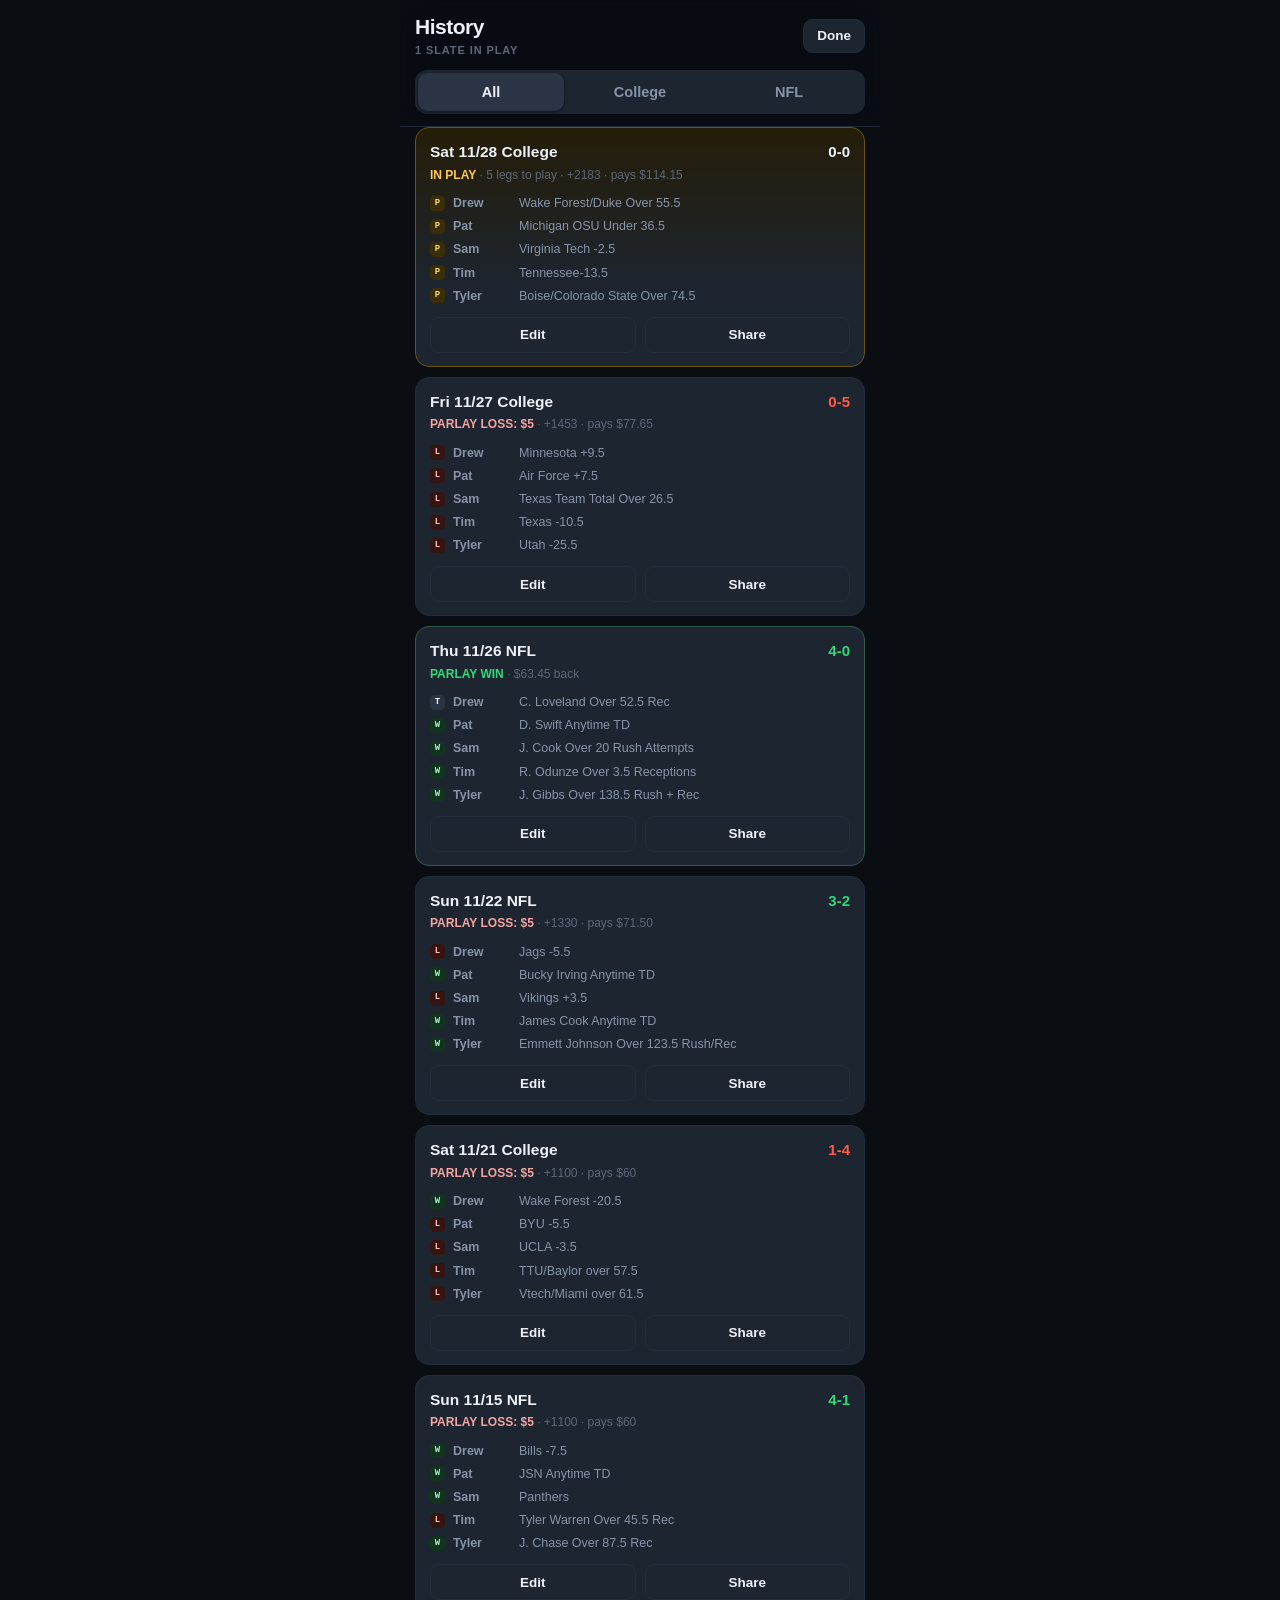
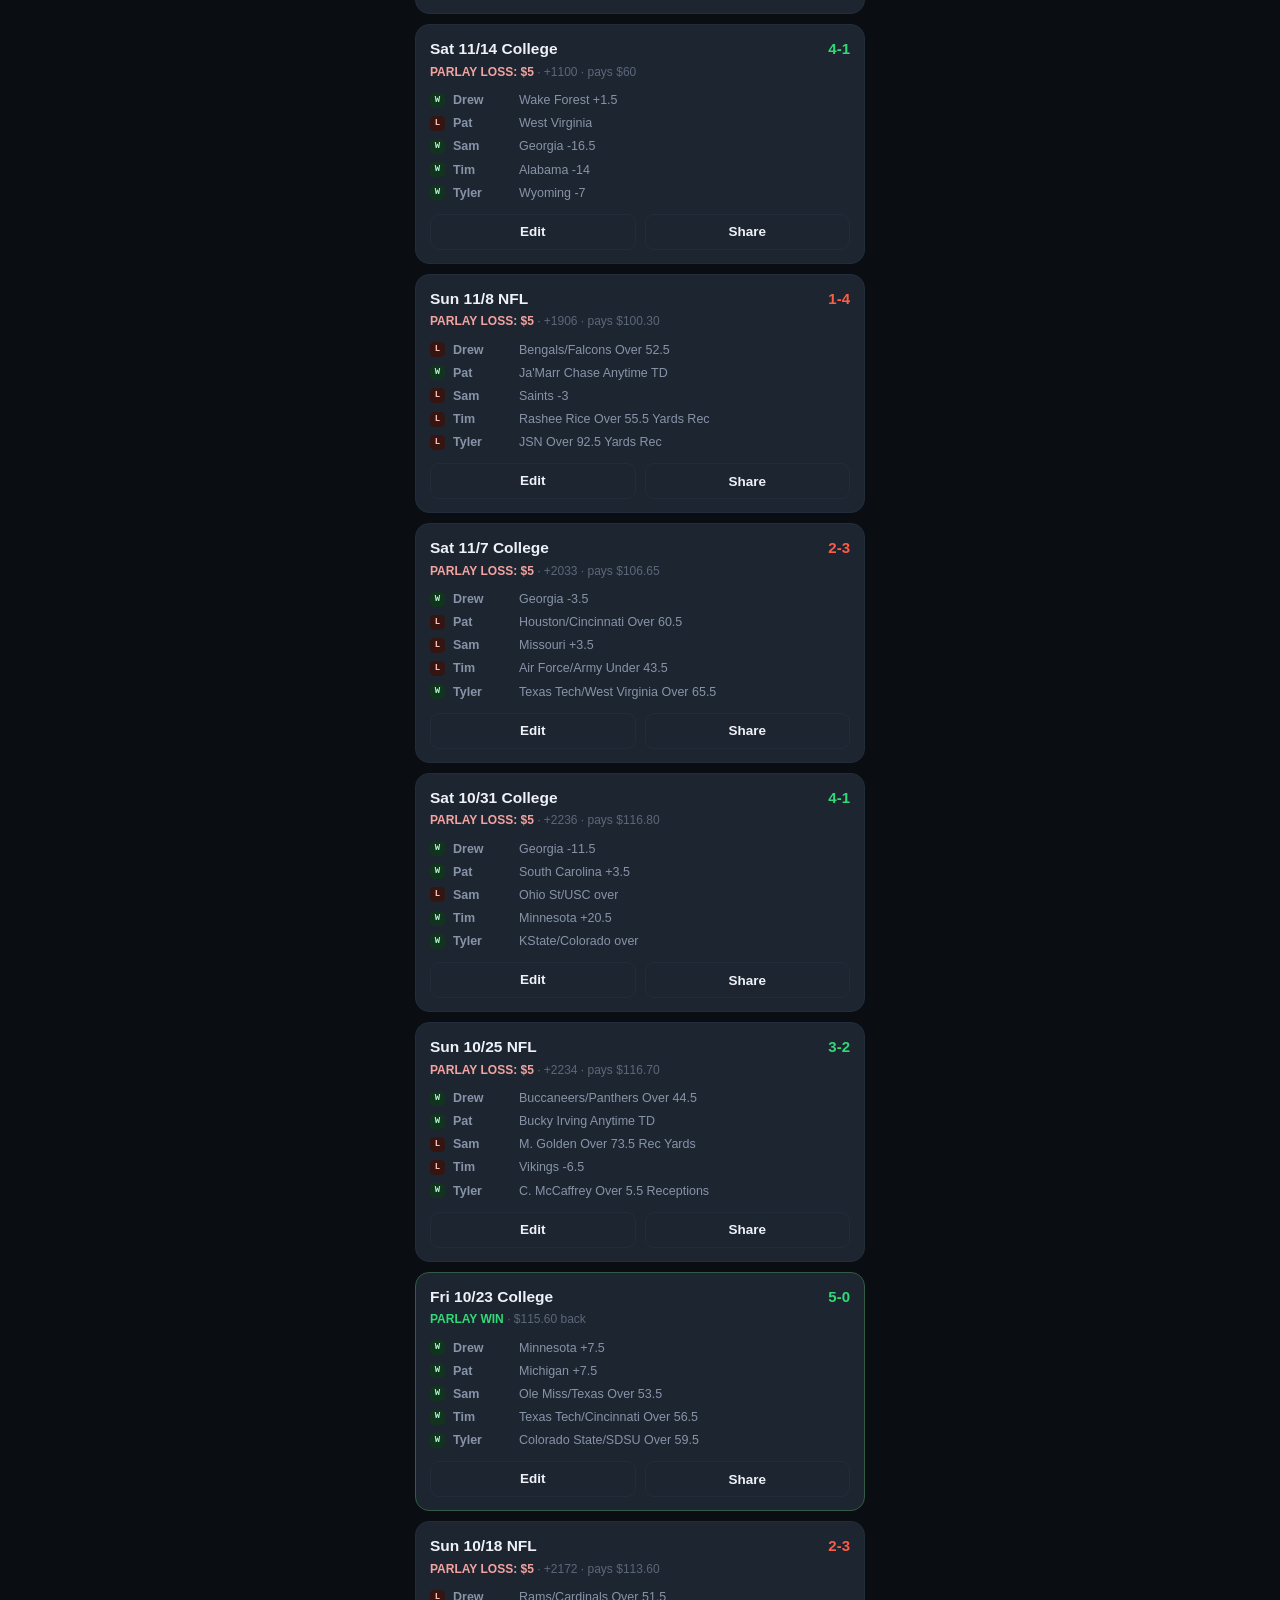
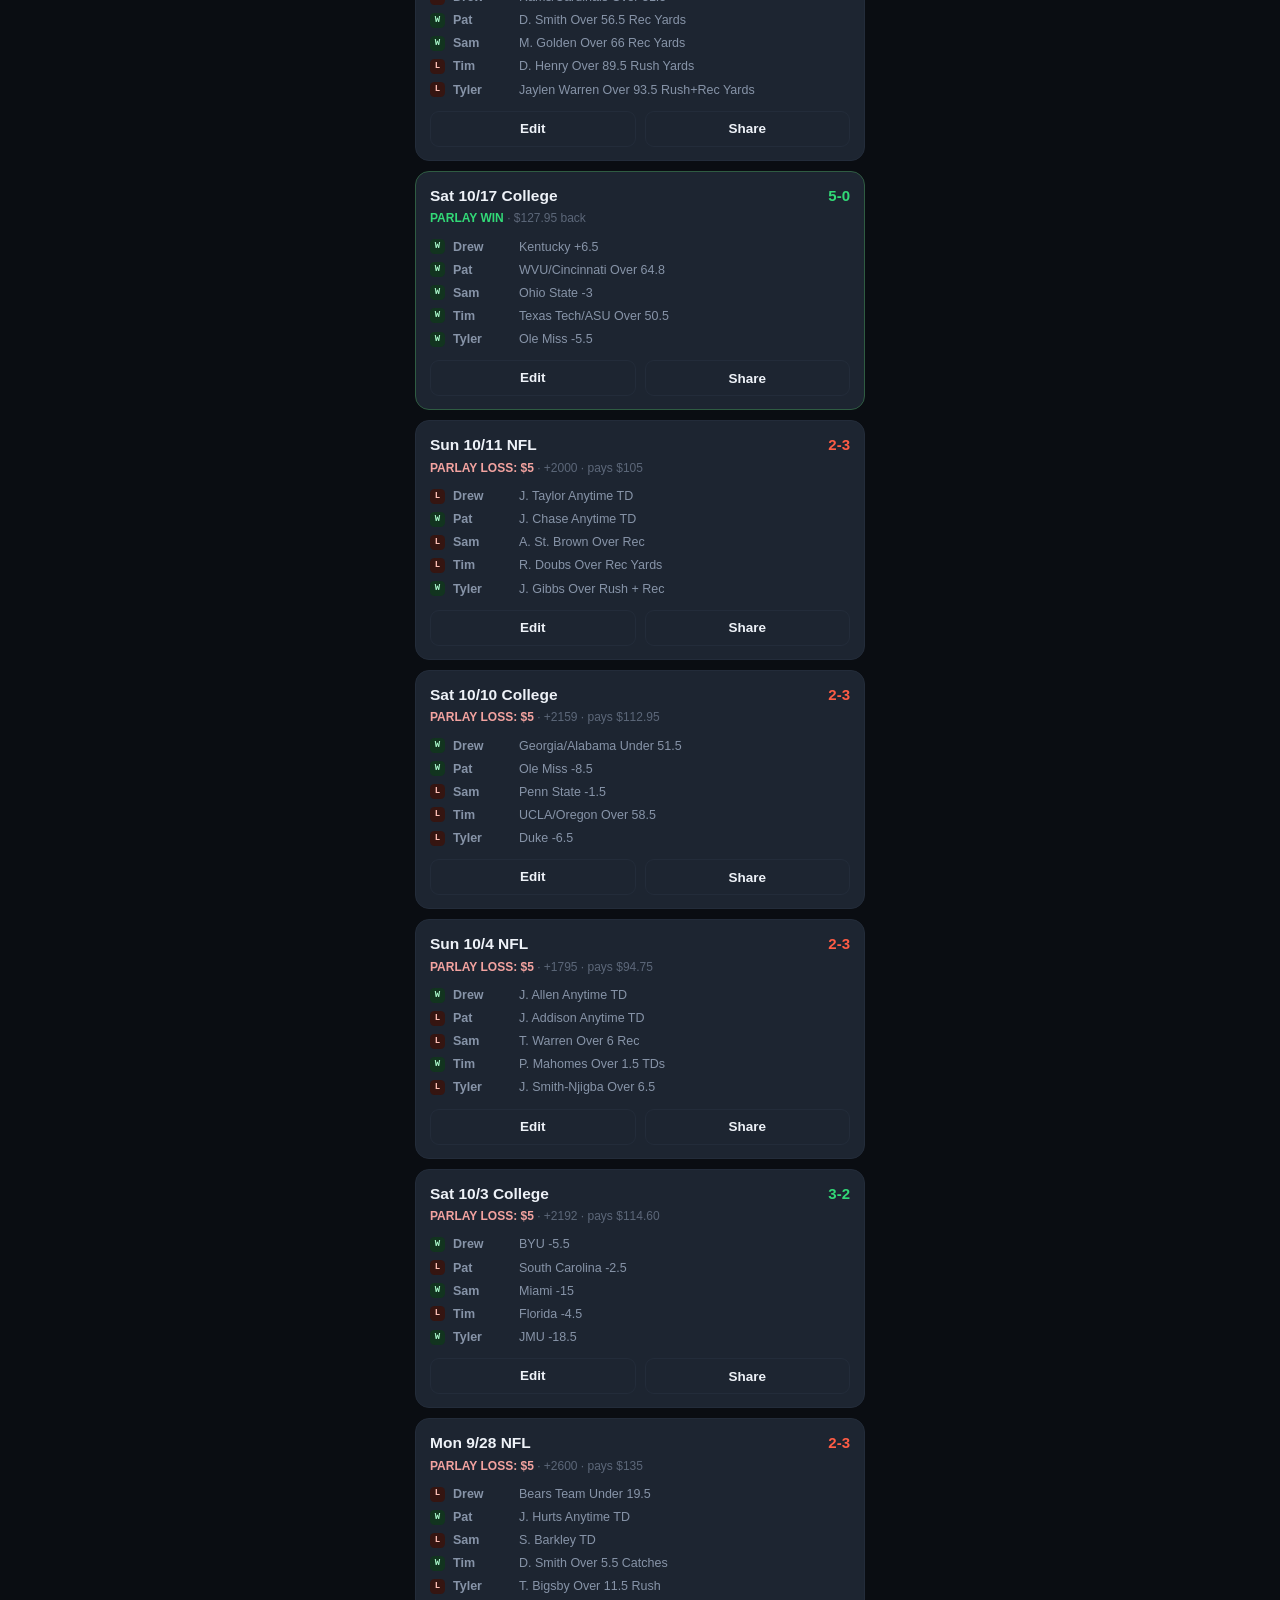
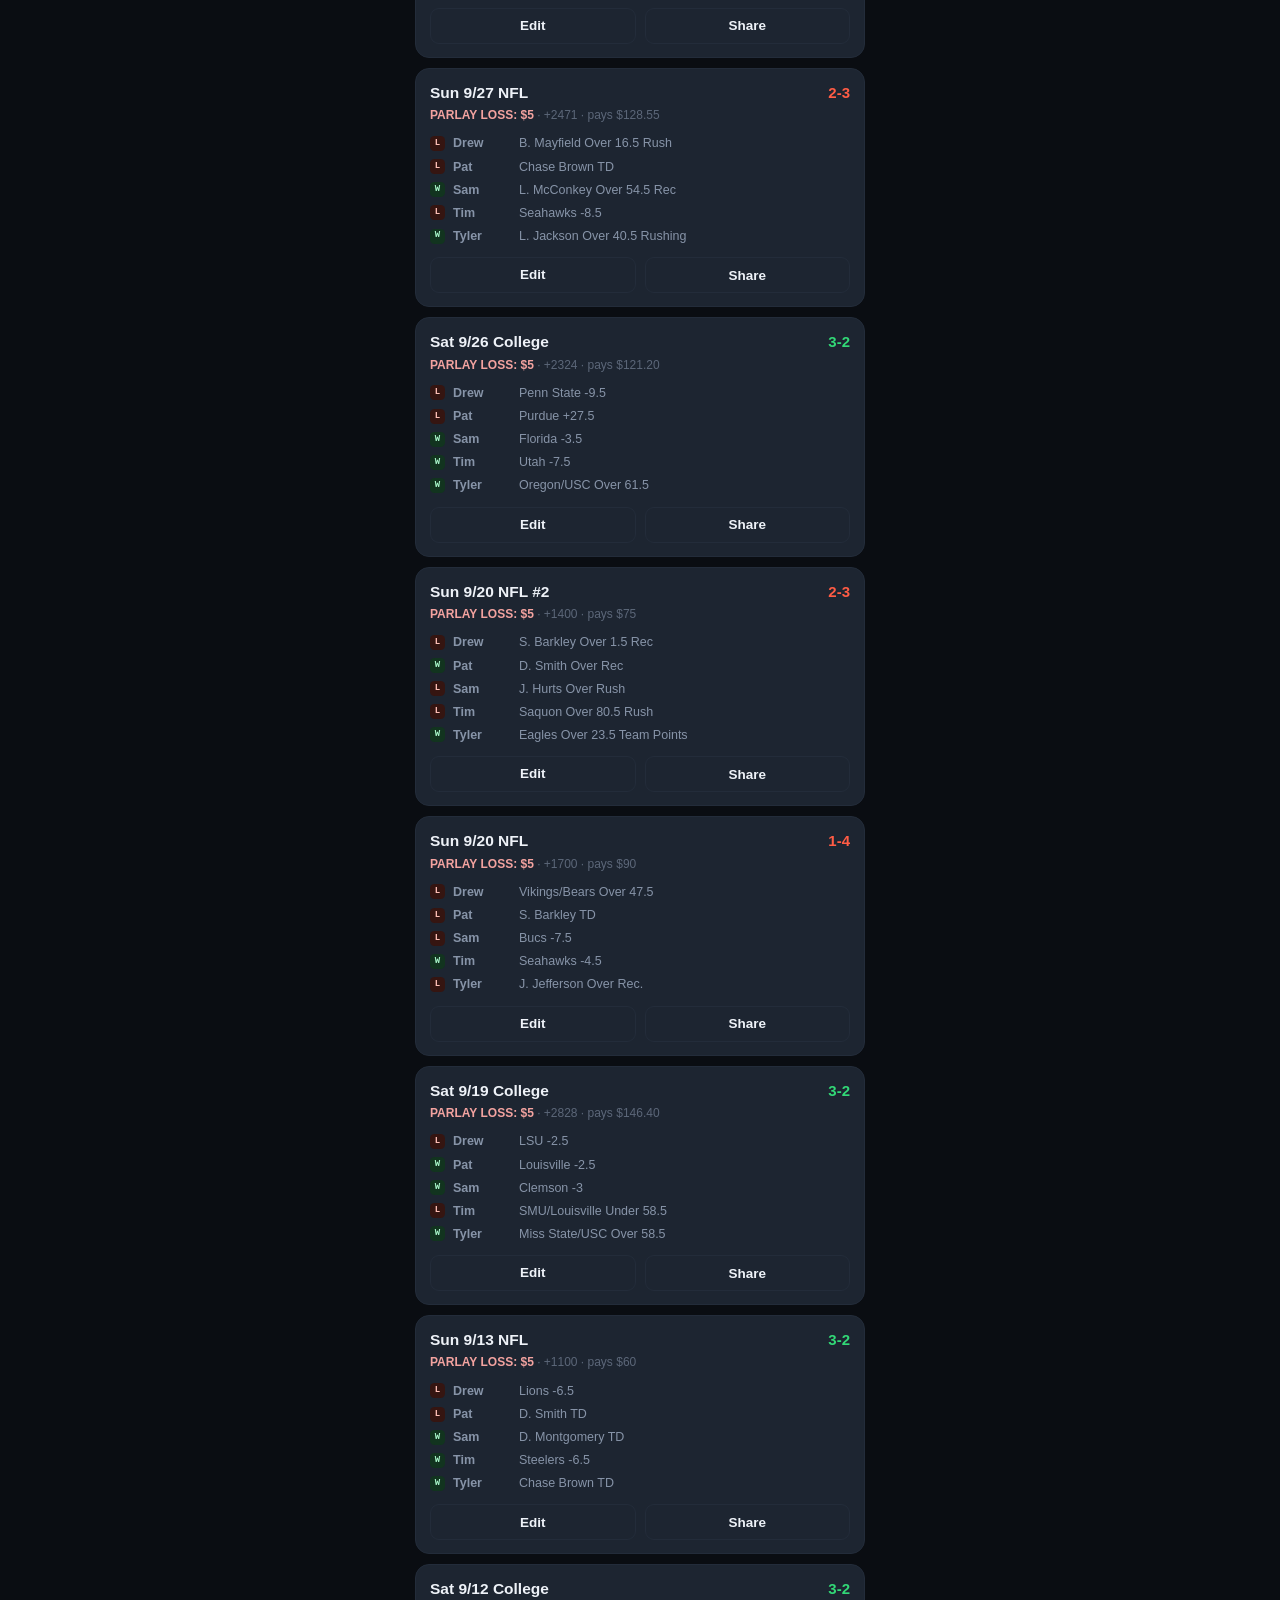
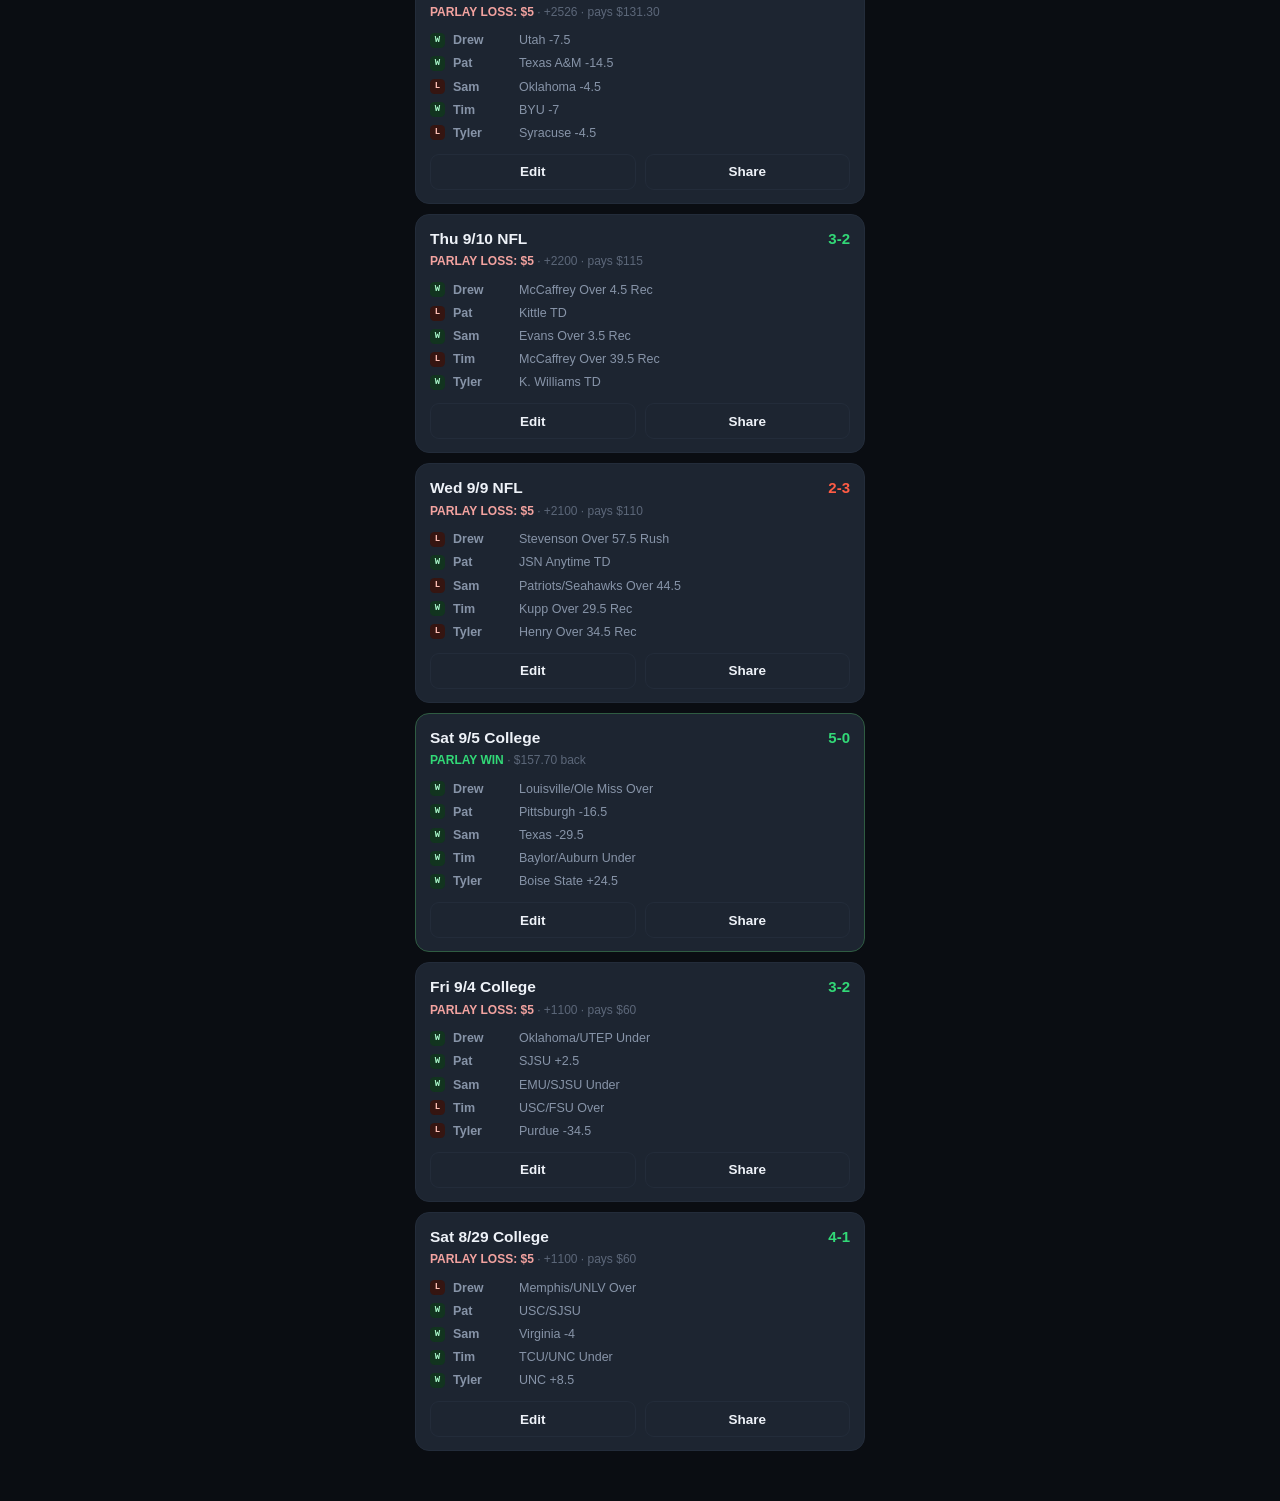
<file: history.html>
<!doctype html>
<html lang="en">
<head>
<meta charset="utf-8">
<meta name="viewport" content="width=device-width, initial-scale=1, viewport-fit=cover">
<meta name="apple-mobile-web-app-capable" content="yes">
<meta name="mobile-web-app-capable" content="yes">
<meta name="apple-mobile-web-app-status-bar-style" content="black-translucent">
<meta name="apple-mobile-web-app-title" content="Parlay Club">
<meta name="theme-color" content="#0a0d12">
<link rel="apple-touch-icon" href="1A11D967-A164-4882-93CB-DDBCDE1E5593.png">
<link rel="icon" href="1A11D967-A164-4882-93CB-DDBCDE1E5593.png">
<title>Parlay Club History</title>
<link rel="stylesheet" href="styles.css">
<style>
.seg { grid-template-columns: 1fr 1fr 1fr; }

/* One card per slate, with its own buttons. */
.hrow {
  background: var(--panel-2);
  border: 1px solid var(--line);
  border-radius: 14px;
  padding: 13px 14px;
  margin-bottom: 10px;
}
.hrow.live { border-color: #6b5312; background: linear-gradient(180deg, #241d08 0%, var(--panel-2) 70%); }
.hrow.hit { border-color: #2f5c42; }

.htop { display: flex; align-items: baseline; gap: 9px; }
.hlab { font-size: 15.5px; font-weight: 720; flex: 1; min-width: 0; }
.hrec { font-size: 15px; font-weight: 800; font-variant-numeric: tabular-nums; }
.hrec.up { color: var(--accent); }
.hrec.down { color: var(--loss); }

.hmeta { font-size: 12px; color: var(--dim); margin-top: 3px; }
.hmeta .live-tag { color: var(--gold); font-weight: 750; }
.hmeta .hit-tag { color: var(--accent); font-weight: 750; }
.hmeta .miss-tag { color: #f3a3a0; font-weight: 750; }

.hpicks { margin-top: 10px; display: grid; gap: 5px; }
.hpick { display: flex; align-items: center; gap: 8px; min-width: 0; }
.hpick .pnm2 { width: 58px; flex: none; font-size: 12.5px; font-weight: 650; color: var(--muted); }
.hpick .ppk { font-size: 12.5px; color: var(--muted); overflow: hidden;
  text-overflow: ellipsis; white-space: nowrap; }
.hpick .ppk.blank { color: #414b5c; }

.hacts { display: grid; grid-template-columns: 1fr 1fr; gap: 9px; margin-top: 12px; }

.empty2 { color: var(--dim); font-size: 14px; text-align: center; padding: 30px 10px; }
</style>
</head>
<body>
<div class="app">

  <div class="top">
    <div class="bar">
      <div>
        <h1 class="title">History</h1>
        <div class="sub-season" id="hSub"></div>
      </div>
      <div class="bar-actions">
        <a class="icon-btn" href="index.html">Done</a>
      </div>
    </div>
    <div class="seg" id="hSeg">
      <button data-lg="all" class="on">All</button>
      <button data-lg="cfb">College</button>
      <button data-lg="nfl">NFL</button>
    </div>
  </div>

  <div class="msg err" id="err"></div>
  <div class="msg info" id="info"></div>

  <div id="hList"></div>

</div>

<script src="app.js"></script>
<script>
let DATA = null;
let LG = "all";

const $ = id => document.getElementById(id);

function say(kind, text) {
  ["err", "info"].forEach(k => $(k).classList.remove("show"));
  if (!text) return;
  $(kind).textContent = text;
  $(kind).classList.add("show");
}

function siteUrl() {
  return location.href.replace(/[^/]*$/, "").replace(/\/$/, "") + "/";
}

async function boot() {
  try {
    DATA = await loadResults();
  } catch (e) {
    say("err", "Could not load the results: " + e.message);
    return;
  }
  const live = inPlayEntries(DATA).length;
  $("hSub").textContent = live
    ? live + (live === 1 ? " slate in play" : " slates in play")
    : DATA.entries.length + (DATA.entries.length === 1 ? " slate" : " slates");
  render();
}

$("hSeg").addEventListener("click", e => {
  const b = e.target.closest("button");
  if (!b) return;
  LG = b.dataset.lg;
  [...$("hSeg").children].forEach(c => c.classList.toggle("on", c === b));
  render();
});

function render() {
  const el = $("hList");
  const list = (LG === "all" ? DATA.entries : DATA.entries.filter(e => e.league === LG))
    .slice().reverse();

  if (!list.length) {
    el.innerHTML = '<div class="empty2">Nothing logged here yet.</div>';
    return;
  }

  el.innerHTML = list.map(e => {
    const t = tally(DATA, e);
    const live = t.p > 0;
    const hit = isParlay(DATA, e);
    const missed = !live && !hit && t.w + t.l === DATA.players.length;
    const back = oddsReturn(e.odds, DATA.stake);

    const meta = [
      live ? '<span class="live-tag">IN PLAY</span>' : "",
      hit ? '<span class="hit-tag">PARLAY WIN</span>' : "",
      missed ? '<span class="miss-tag">PARLAY LOSS: ' + fmtMoney(DATA.stake) + '</span>' : "",
      live ? t.p + (t.p === 1 ? " leg" : " legs") + " to play" : "",
      e.payout ? fmtMoney(e.payout) + " back" : (back ? fmtOdds(e.odds) + " · pays " + fmtMoney(back) : ""),
      hit && !e.payout ? "payout not entered" : ""
    ].filter(Boolean).join(" &middot; ");

    const picks = DATA.players.map(p => {
      const v = e.picks[p] || {};
      const cls = v.result === "W" ? "w" : v.result === "L" ? "l" : v.result === "T" ? "t" : v.result === "P" ? "p" : "none";
      const mark = v.result === "P" ? "P" : (v.result || "-");
      return `<div class="hpick"><span class="dot ${cls}">${mark}</span>` +
             `<span class="pnm2">${esc(p)}</span>` +
             `<span class="ppk${v.pick ? "" : " blank"}">${esc(v.pick || "no pick logged")}</span></div>`;
    }).join("");

    return `<div class="hrow${live ? " live" : hit ? " hit" : ""}">
      <div class="htop">
        <div class="hlab">${esc(e.label)}</div>
        <div class="hrec ${t.w > t.l ? "up" : t.l > t.w ? "down" : ""}">${t.w}-${t.l}</div>
      </div>
      ${meta ? `<div class="hmeta">${meta}</div>` : ""}
      <div class="hpicks">${picks}</div>
      <div class="hacts">
        <a class="btn sm" href="admin.html?edit=${encodeURIComponent(e.id)}">Edit</a>
        <button class="btn sm" data-share="${esc(e.id)}">Share</button>
      </div>
    </div>`;
  }).join("");

  el.querySelectorAll("[data-share]").forEach(b =>
    b.addEventListener("click", () => shareSlate(b.dataset.share)));
}

async function shareSlate(id) {
  const e = DATA.entries.find(x => x.id === id);
  if (!e) return;
  const url = siteUrl();
  const cv = buildSlateCard(DATA, e, url);
  const blob = await new Promise(res => cv.toBlob(res, "image/png"));
  const file = new File([blob], "parlay-club-slate-" + e.id + ".png", { type: "image/png" });
  const text = url;                        // the image says the rest
  try {
    if (navigator.canShare && navigator.canShare({ files: [file] })) {
      await navigator.share({ files: [file], text });
    } else if (navigator.share) {
      await navigator.share({ text, url });
      say("info", "Shared the link. This browser will not attach images.");
    } else {
      const a = document.createElement("a");
      a.href = URL.createObjectURL(blob);
      a.download = file.name;
      a.click();
      setTimeout(() => URL.revokeObjectURL(a.href), 4000);
      say("info", "Saved the image. This browser has no share sheet.");
    }
  } catch (err) {
    if (err && err.name === "AbortError") return;
    say("err", "Share failed: " + err.message);
  }
}

boot();
</script>
</body>
</html>
</file>
<file: styles.css>
/* Parlay Club - built for iPhone first. */

:root {
  --bg: #0a0d12;
  --panel: #151b25;
  --panel-2: #1d2531;
  --panel-hi: #2a3444;
  --line: #232c3a;
  --text: #eef2f8;
  --muted: #8794a8;
  --dim: #5c6779;
  --accent: #32d977;
  --accent-bg: #12341f;
  --accent-soft: #a7f5c8;
  --loss: #ff5c45;
  --loss-bg: #351511;
  --loss-soft: #ffc0b6;
  --gold: #ffc94d;
  --gold-bg: #3a2d0a;
  --gold-soft: #ffd970;
  --r: 14px;
  --font: -apple-system, BlinkMacSystemFont, "SF Pro Text", "Segoe UI", Inter, Roboto, sans-serif;
  --mono: ui-monospace, SFMono-Regular, "SF Mono", Menlo, monospace;
}

* { box-sizing: border-box; -webkit-tap-highlight-color: transparent; }

html { -webkit-text-size-adjust: 100%; }

body {
  margin: 0;
  background: var(--bg);
  color: var(--text);
  font-family: var(--font);
  font-size: 15px;
  line-height: 1.45;
  -webkit-font-smoothing: antialiased;
  overscroll-behavior-y: none;
}

button, input { font-family: inherit; }
button { touch-action: manipulation; }

.app {
  max-width: 480px;
  margin: 0 auto;
  padding: 0 15px calc(40px + env(safe-area-inset-bottom));
}

/* ---------- sticky top ---------- */

.top {
  position: sticky;
  top: 0;
  z-index: 30;
  margin: 0 -15px;
  padding: calc(12px + env(safe-area-inset-top)) 15px 0;
  background: rgba(10, 13, 18, 0.78);
  backdrop-filter: saturate(180%) blur(18px);
  -webkit-backdrop-filter: saturate(180%) blur(18px);
  border-bottom: 1px solid rgba(35, 44, 58, 0.9);
}

/* Installed to the Dock or the taskbar there is no browser toolbar, so the
   window's own title bar sits over the top of the page. Phones cover this with
   the safe-area inset; desktops report none, so make the room explicitly. */
@media (display-mode: standalone) and (pointer: fine) {
  .top { padding-top: calc(30px + env(safe-area-inset-top)); }
}
@media (display-mode: window-controls-overlay) {
  .top { padding-top: calc(env(titlebar-area-height, 34px) + 10px); }
}
/* Set by app.js when a Home Screen install reports no safe-area inset at all,
   which leaves the header sitting under the status bar. */
.no-safe-inset .top { padding-top: 56px; }

.bar {
  display: flex;
  align-items: center;
  justify-content: space-between;
  gap: 10px;
  padding-bottom: 11px;
}

.title {
  font-size: 21px;
  font-weight: 750;
  letter-spacing: -0.5px;
  margin: 0;
}

.sub-season {
  font-size: 11px;
  font-weight: 700;
  letter-spacing: 0.9px;
  text-transform: uppercase;
  color: var(--dim);
  margin-top: 1px;
}

.bar-actions { display: flex; gap: 8px; align-items: center; }

.icon-btn {
  min-width: 44px;
  height: 34px;
  padding: 0 13px;
  border-radius: 10px;
  border: 1px solid var(--line);
  background: var(--panel-2);
  color: var(--text);
  font-size: 13.5px;
  font-weight: 650;
  cursor: pointer;
  display: inline-flex;
  align-items: center;
  justify-content: center;
  text-decoration: none;
}
.icon-btn:active { background: var(--panel-hi); transform: scale(0.97); }

/* ---------- segmented control ---------- */

.seg {
  display: grid;
  grid-template-columns: 1fr 1fr;
  gap: 3px;
  background: var(--panel-2);
  border-radius: 12px;
  padding: 3px;
  margin-bottom: 12px;
}

.seg button {
  height: 38px;
  border: 0;
  border-radius: 9.5px;
  background: transparent;
  color: var(--muted);
  font-size: 14.5px;
  font-weight: 650;
  cursor: pointer;
  transition: background 0.15s, color 0.15s;
}
.seg button.on {
  background: var(--panel-hi);
  color: var(--text);
  box-shadow: 0 1px 3px rgba(0, 0, 0, 0.45);
}

/* ---------- stat tiles ---------- */

.tiles {
  display: grid;
  grid-template-columns: 1fr 1fr;
  gap: 9px;
  margin: 14px 0 18px;
}

.tile {
  background: var(--panel);
  border: 1px solid var(--line);
  border-radius: var(--r);
  padding: 13px 14px;
  min-width: 0;
}

.tile .lab {
  font-size: 10.5px;
  font-weight: 750;
  letter-spacing: 0.7px;
  text-transform: uppercase;
  color: var(--dim);
}

.tile .val {
  font-size: 26px;
  font-weight: 780;
  letter-spacing: -1px;
  margin-top: 5px;
  font-variant-numeric: tabular-nums;
  white-space: nowrap;
  overflow: hidden;
  text-overflow: ellipsis;
}

.tile .val.name { font-size: 19px; letter-spacing: -0.4px; }

.tile .foot {
  font-size: 11.5px;
  color: var(--muted);
  margin-top: 2px;
  font-variant-numeric: tabular-nums;
  white-space: nowrap;
  overflow: hidden;
  text-overflow: ellipsis;
}

/* ---------- section heads ---------- */

/* Draws the line between the summary up top and the people below it. */
.rule {
  height: 1px;
  background: var(--line);
  margin: 3px 2px 16px;
}

.sec-head {
  display: flex;
  align-items: baseline;
  justify-content: space-between;
  gap: 10px;
  margin: 0 2px 9px;
}

.sec-head h2 {
  font-size: 13px;
  font-weight: 750;
  letter-spacing: 0.5px;
  text-transform: uppercase;
  color: var(--muted);
  margin: 0;
}

.sec-head .note { font-size: 12px; color: var(--dim); text-align: right; }

/* ---------- player rows ---------- */

.rows { margin-bottom: 22px; }

.prow {
  display: flex;
  align-items: center;
  gap: 11px;
  background: var(--panel);
  border: 1px solid var(--line);
  border-radius: var(--r);
  padding: 11px 13px;
  margin-bottom: 7px;
}

.prow.lead {
  border-color: #2f5c42;
  background: linear-gradient(180deg, #16241c 0%, var(--panel) 70%);
}

.pnum {
  width: 19px;
  flex: none;
  font-family: var(--mono);
  font-size: 12.5px;
  color: var(--dim);
  text-align: center;
}

.pmain { flex: 1; min-width: 0; }

.pnm {
  font-size: 15.5px;
  font-weight: 680;
  letter-spacing: -0.2px;
  display: flex;
  align-items: center;
  gap: 5px;
}

.psub {
  display: flex;
  align-items: center;
  gap: 7px;
  margin-top: 5px;
  min-height: 20px;
}

.pright { text-align: right; flex: none; }

.prec {
  font-size: 17px;
  font-weight: 750;
  font-variant-numeric: tabular-nums;
  letter-spacing: -0.3px;
}

/* The record sits on its rung of the ladder, same as the share image: best
   green, worst red, everyone between through yellow. The colours arrive as
   inline styles because they depend on where the row landed. */
.prec.rung {
  display: inline-block;
  padding: 3px 10px;
  border-radius: 9px;
}

.ppct {
  font-size: 11.5px;
  font-weight: 650;
  font-variant-numeric: tabular-nums;
  margin-top: 3px;
  color: var(--dim);
}

.streak {
  display: inline-flex;
  align-items: center;
  font-size: 11px;
  font-weight: 750;
  color: var(--accent-soft);
  background: var(--accent-bg);
  border-radius: 6px;
  padding: 2px 7px;
  white-space: nowrap;
}

/* The same badge the other way up, for a run of losses. */
.streak.cold { color: var(--loss-soft); background: var(--loss-bg); }

.dots { display: flex; gap: 3px; }
.dot {
  width: 15px;
  height: 15px;
  border-radius: 4.5px;
  display: grid;
  place-items: center;
  font-size: 9px;
  font-weight: 800;
  font-family: var(--mono);
}
.dot.w { background: var(--accent-bg); color: var(--accent-soft); }
.dot.l { background: var(--loss-bg); color: var(--loss-soft); }
.dot.p { background: var(--gold-bg); color: var(--gold-soft); }
/* A push is settled but it is neither, so it reads neutral. */
.dot.t { background: var(--panel-hi); color: var(--text); }
.dot.none { background: var(--panel-2); color: var(--dim); }

.nodata { font-size: 12px; color: var(--dim); }

/* ---------- week accordion ---------- */

.wk {
  background: var(--panel);
  border: 1px solid var(--line);
  border-radius: var(--r);
  margin-bottom: 7px;
  overflow: hidden;
}

.wk-head {
  display: flex;
  align-items: center;
  justify-content: space-between;
  gap: 10px;
  padding: 13px 14px;
  cursor: pointer;
  user-select: none;
  -webkit-user-select: none;
  min-height: 48px;
}
.wk-head:active { background: var(--panel-2); }

.wk-t { font-size: 14.5px; font-weight: 680; letter-spacing: -0.2px; }

.wk-m {
  font-size: 12px;
  color: var(--muted);
  font-variant-numeric: tabular-nums;
  display: flex;
  align-items: center;
  gap: 7px;
  flex: none;
}

.chev {
  color: var(--dim);
  font-size: 11px;
  transition: transform 0.18s;
}
.wk.open .chev { transform: rotate(90deg); }

.wk-body { display: none; padding: 2px 14px 12px; }
.wk.open .wk-body { display: block; }

.wl-row {
  display: flex;
  align-items: center;
  gap: 10px;
  padding: 9px 0;
  border-top: 1px solid #1e2632;
}

.wl-name { width: 62px; flex: none; font-size: 13.5px; font-weight: 650; }

.wl-legs { flex: 1; min-width: 0; display: grid; gap: 5px; }

.wl-leg { display: flex; align-items: center; gap: 7px; min-width: 0; }

.wl-tag {
  font-size: 9.5px;
  font-weight: 750;
  letter-spacing: 0.6px;
  text-transform: uppercase;
  color: var(--dim);
  width: 34px;
  flex: none;
}

.wl-pick {
  font-size: 12.5px;
  color: var(--muted);
  overflow: hidden;
  text-overflow: ellipsis;
  white-space: nowrap;
}
.wl-pick.blank { color: #414b5c; }

/* Tinted, not filled. The record beside it is the number people read; the
   chip only has to say which way the slate went. */
.sweep {
  font-size: 9.5px;
  font-weight: 750;
  letter-spacing: 0.2px;
  color: var(--accent-soft);
  background: var(--accent-bg);
  border-radius: 5px;
  padding: 1.5px 5px;
  white-space: nowrap;
}

.sweep.miss { background: var(--loss-bg); color: var(--loss-soft); }

.pend-chip {
  font-size: 9.5px;
  font-weight: 750;
  letter-spacing: 0.2px;
  color: var(--gold-soft);
  background: var(--gold-bg);
  border-radius: 5px;
  padding: 1.5px 5px;
  white-space: nowrap;
}

/* ---------- misc ---------- */

.empty {
  text-align: center;
  color: var(--dim);
  padding: 34px 14px;
  font-size: 13.5px;
  background: var(--panel);
  border: 1px solid var(--line);
  border-radius: var(--r);
}

.msg {
  border-radius: 11px;
  padding: 11px 13px;
  font-size: 13.5px;
  margin-bottom: 12px;
  display: none;
}
.msg.show { display: block; }
.msg.ok { background: var(--accent-bg); border: 1px solid #216b41; color: var(--accent-soft); }
.msg.err { background: var(--loss-bg); border: 1px solid #7a2f24; color: var(--loss-soft); }
.msg.info { background: #131d2e; border: 1px solid #2c4066; color: #b9cdf0; }

.foot-note {
  color: var(--dim);
  font-size: 11.5px;
  text-align: center;
  margin-top: 20px;
}

/* ---------- admin ---------- */

.card {
  background: var(--panel);
  border: 1px solid var(--line);
  border-radius: var(--r);
  padding: 15px 14px;
  margin-bottom: 12px;
}

.card h2 {
  margin: 0 0 3px;
  font-size: 16px;
  font-weight: 720;
  letter-spacing: -0.3px;
}

.card .cs { margin: 0 0 14px; color: var(--muted); font-size: 12.5px; }

.fl {
  display: block;
  font-size: 10.5px;
  font-weight: 750;
  letter-spacing: 0.7px;
  text-transform: uppercase;
  color: var(--dim);
  margin-bottom: 6px;
}

input[type="text"], input[type="date"], input[type="password"] {
  width: 100%;
  background: var(--panel-2);
  border: 1px solid var(--line);
  color: var(--text);
  border-radius: 10px;
  padding: 11px 12px;
  font-size: 16px; /* 16px stops iOS zoom-on-focus */
  -webkit-appearance: none;
  appearance: none;
  min-height: 44px;
}
input:focus { outline: none; border-color: #3f7dd6; box-shadow: 0 0 0 3px rgba(63, 125, 214, 0.2); }

.fields { display: grid; gap: 12px; }
.two { display: grid; grid-template-columns: 1fr 1fr; gap: 10px; }

.hint { color: var(--dim); font-size: 11.5px; margin-top: 6px; line-height: 1.4; }

.ebox {
  background: var(--panel-2);
  border: 1px solid var(--line);
  border-radius: 12px;
  padding: 12px 13px;
  margin-bottom: 9px;
}

.ename { font-size: 15px; font-weight: 720; margin-bottom: 10px; }

.leg { margin-bottom: 9px; }
.leg:last-child { margin-bottom: 0; }

.leg-top { display: flex; align-items: center; gap: 9px; }

.leg-tag {
  font-size: 10px;
  font-weight: 750;
  letter-spacing: 0.6px;
  text-transform: uppercase;
  color: var(--dim);
  width: 52px;
  flex: none;
}

.wl { display: grid; grid-template-columns: 1fr 1fr 1fr; gap: 7px; flex: 1; }

.wl button {
  height: 42px;
  border-radius: 10px;
  border: 1px solid var(--line);
  background: #0e131b;
  color: var(--muted);
  font-weight: 800;
  font-size: 15px;
  cursor: pointer;
  font-family: var(--mono);
  transition: transform 0.08s;
}
.wl button:active { transform: scale(0.96); }
.wl button.on-w { background: var(--accent); border-color: var(--accent); color: #05180d; }
.wl button.on-l { background: var(--loss); border-color: var(--loss); color: #2a0603; }
.wl button.pend { font-size: 12px; letter-spacing: 0.5px; }
.wl button.on-p { background: var(--gold); border-color: var(--gold); color: #241a02; }
.wl button.on-t { background: var(--panel-hi); border-color: #3b4759; color: var(--text); }

.pick-in { margin-top: 7px; position: relative; }
.pick-in input { font-size: 15px; padding: 9px 11px; min-height: 40px; }

/* suggestion chips under a pick field */
.sugg { display: flex; flex-wrap: wrap; gap: 6px; margin-top: 7px; }
.sugg[hidden] { display: none; }
.sugg button {
  border: 1px solid #35415a;
  background: #131a26;
  color: var(--text);
  border-radius: 999px;
  padding: 7px 12px;
  font-size: 13px;
  font-weight: 600;
  cursor: pointer;
  max-width: 100%;
  overflow: hidden;
  text-overflow: ellipsis;
  white-space: nowrap;
}
.sugg button:active { background: var(--panel-hi); }
.sugg button.prior { border-color: #2f5c42; color: var(--accent-soft); }

/* assign a parsed pick to a person */
.assign { margin-top: 12px; display: grid; gap: 7px; }
.assign[hidden] { display: none; }
.arow {
  display: grid;
  grid-template-columns: 1fr 118px;
  gap: 9px;
  align-items: center;
}

input.apick {
  width: 100%;
  font-size: 14px;
  background: var(--panel-2);
  border: 1px solid var(--line);
  border-radius: 9px;
  padding: 9px 11px;
  min-height: 40px;
  color: var(--text);
}
input.apick.skipped { color: var(--dim); text-decoration: line-through; }

select {
  width: 100%;
  background: var(--panel-hi);
  border: 1px solid var(--line);
  color: var(--text);
  border-radius: 9px;
  padding: 9px 10px;
  font-size: 15px;
  font-family: inherit;
  min-height: 40px;
  -webkit-appearance: none;
  appearance: none;
  text-align: center;
}
select:focus { outline: none; border-color: #3f7dd6; }

textarea {
  width: 100%;
  background: var(--panel-2);
  border: 1px solid var(--line);
  color: var(--text);
  border-radius: 10px;
  padding: 11px 12px;
  font-size: 16px;
  font-family: inherit;
  line-height: 1.4;
  resize: vertical;
  -webkit-appearance: none;
  appearance: none;
}
textarea:focus { outline: none; border-color: #3f7dd6; box-shadow: 0 0 0 3px rgba(63, 125, 214, 0.2); }

.btn {
  display: inline-flex;
  align-items: center;
  justify-content: center;
  gap: 7px;
  background: var(--panel-2);
  color: var(--text);
  border: 1px solid var(--line);
  border-radius: 11px;
  padding: 0 16px;
  min-height: 44px;
  font-size: 15px;
  font-weight: 680;
  cursor: pointer;
  text-decoration: none;
}
.btn:active { transform: scale(0.98); }
.btn.primary { background: var(--accent); border-color: var(--accent); color: #05180d; }
.btn.danger { color: #ff9184; border-color: #4d2a24; background: transparent; }
.btn.wide { width: 100%; }
.btn:disabled { opacity: 0.45; }
.btn.sm { min-height: 36px; padding: 0 13px; font-size: 13.5px; border-radius: 9px; }

.actions { display: grid; gap: 9px; margin-top: 4px; }

/* Sits at the foot of the page instead of riding over it. The form is short
   enough to reach the end of, and a floating bar only covered the last row. */
.savebar {
  margin: 18px -15px 0;
  padding: 15px 15px calc(15px + env(safe-area-inset-bottom));
  border-top: 1px solid var(--line);
}

.lrow {
  display: flex;
  align-items: center;
  justify-content: space-between;
  gap: 10px;
  padding: 11px 0;
  border-bottom: 1px solid #1e2632;
}
.lrow:last-child { border-bottom: none; }
.lrow .lt { font-size: 14.5px; font-weight: 650; }
.lrow .lm { font-size: 12px; color: var(--muted); font-variant-numeric: tabular-nums; margin-top: 1px; }

/* Slightly roomier on big phones and up. */
@media (min-width: 430px) {
  .tile .val { font-size: 28px; }
  .pnm { font-size: 16px; }
}
</file>
